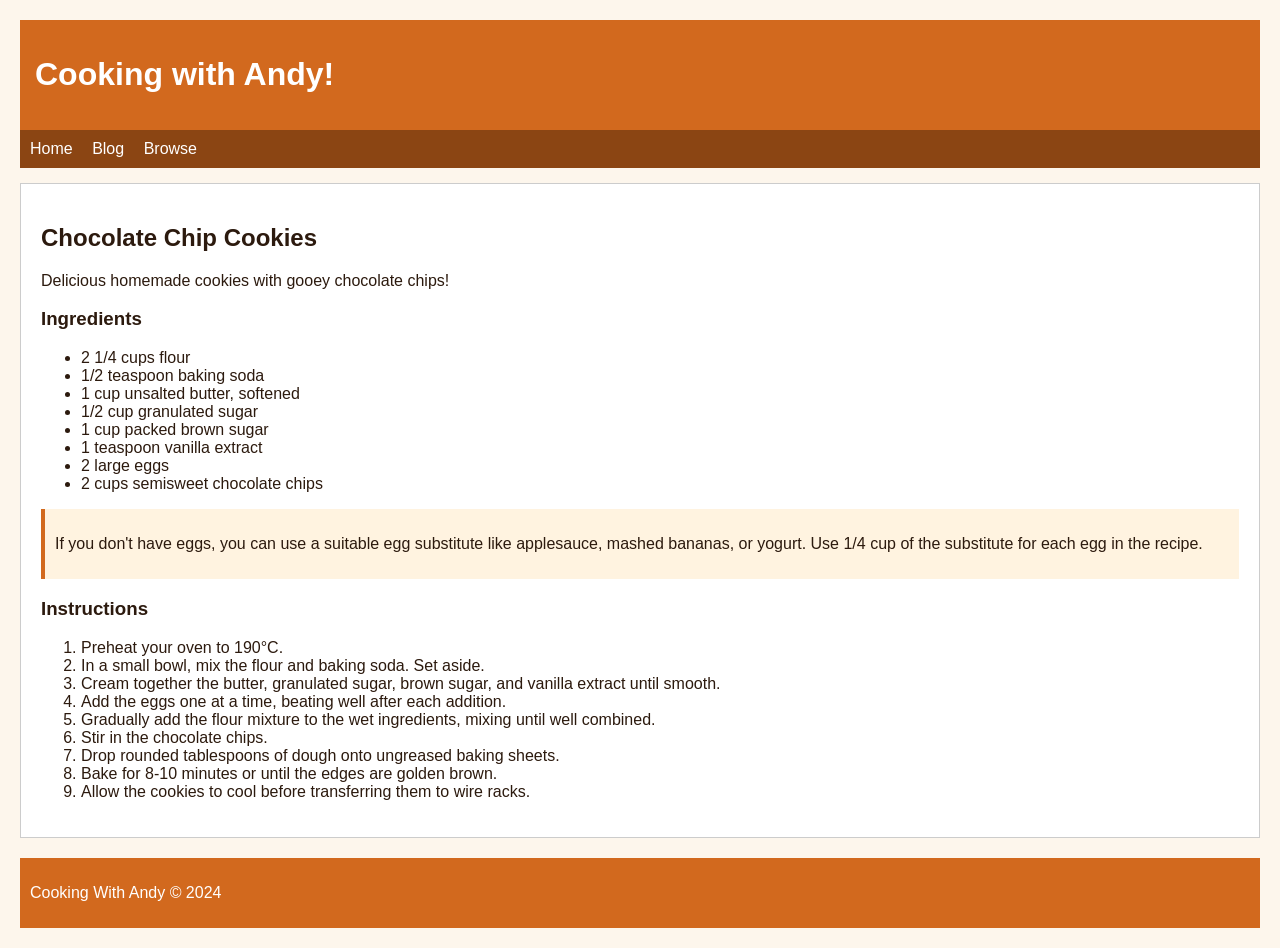
<file: Exercise 1/index.html>
<!DOCTYPE html>
<html lang="en">

<head>
  <!-- Sets the character encoding and page title -->
  <meta charset="UTF-8" />
  <title>Cooking with Andy!</title>

  <style>
    /* Page background and font */
    body {
      background-color: #fdf6ec;
      font-family: Arial, sans-serif;
      margin: 20px;
      color: #2c1a0e;
    }

    /* Header area at the top */
    header {
      background-color: #d2691e;
      padding: 15px;
      color: white;
    }

    /* Navigation bar */
    nav {
      background-color: #8b4513;
      padding: 10px;
    }

    /* Nav links */
    nav a {
      color: white;
      margin-right: 15px;
      text-decoration: none;
    }

    /* Main content area */
    main {
      background-color: white;
      padding: 20px;
      margin-top: 15px;
      border: 1px solid #ccc;
    }

    /* Tip box */
    aside {
      background-color: #fff3e0;
      border-left: 4px solid #d2691e;
      padding: 10px;
      margin: 15px 0;
    }

    /* Footer at the bottom */
    footer {
      background-color: #d2691e;
      color: white;
      padding: 10px;
      margin-top: 20px;
    }
  </style>
</head>

<body>

  <!-- Site title and tagline -->
  <header>
    <h1>Cooking with Andy!</h1>
  </header>

  <!-- Navigation links -->
  <nav>
    <a href="#">Home</a>
    <a href="#">Blog</a>
    <a href="#">Browse</a>
  </nav>

  <!-- Main content of the page -->
  <main>

    <!-- The full recipe is wrapped in an article -->
    <article>

      <!-- Recipe title and description -->
      <h2>Chocolate Chip Cookies</h2>
      <p>Delicious homemade cookies with gooey chocolate chips!</p>

      <!-- Ingredients section - uses an unordered list because order doesn't matter -->
      <section>
        <h3>Ingredients</h3>
        <ul>
          <li>2 1/4 cups flour</li>
          <li>1/2 teaspoon baking soda</li>
          <li>1 cup unsalted butter, softened</li>
          <li>1/2 cup granulated sugar</li>
          <li>1 cup packed brown sugar</li>
          <li>1 teaspoon vanilla extract</li>
          <li>2 large eggs</li>
          <li>2 cups semisweet chocolate chips</li>
        </ul>
      </section>

      <!-- Aside is used for extra tips related to the recipe -->
      <aside>
        <p>If you don't have eggs, you can use a suitable egg substitute like applesauce,
        mashed bananas, or yogurt. Use 1/4 cup of the substitute for each egg in the recipe.</p>
      </aside>

      <!-- Instructions section - uses an ordered list because steps must be in order -->
      <section>
        <h3>Instructions</h3>
        <ol>
          <li>Preheat your oven to 190°C.</li>
          <li>In a small bowl, mix the flour and baking soda. Set aside.</li>
          <li>Cream together the butter, granulated sugar, brown sugar, and vanilla extract until smooth.</li>
          <li>Add the eggs one at a time, beating well after each addition.</li>
          <li>Gradually add the flour mixture to the wet ingredients, mixing until well combined.</li>
          <li>Stir in the chocolate chips.</li>
          <li>Drop rounded tablespoons of dough onto ungreased baking sheets.</li>
          <li>Bake for 8-10 minutes or until the edges are golden brown.</li>
          <li>Allow the cookies to cool before transferring them to wire racks.</li>
        </ol>
      </section>

    </article>

  </main>

  <!-- Footer with copyright -->
  <footer>
    <p>Cooking With Andy &copy; 2024</p>
  </footer>

</body>
</html>
</file>
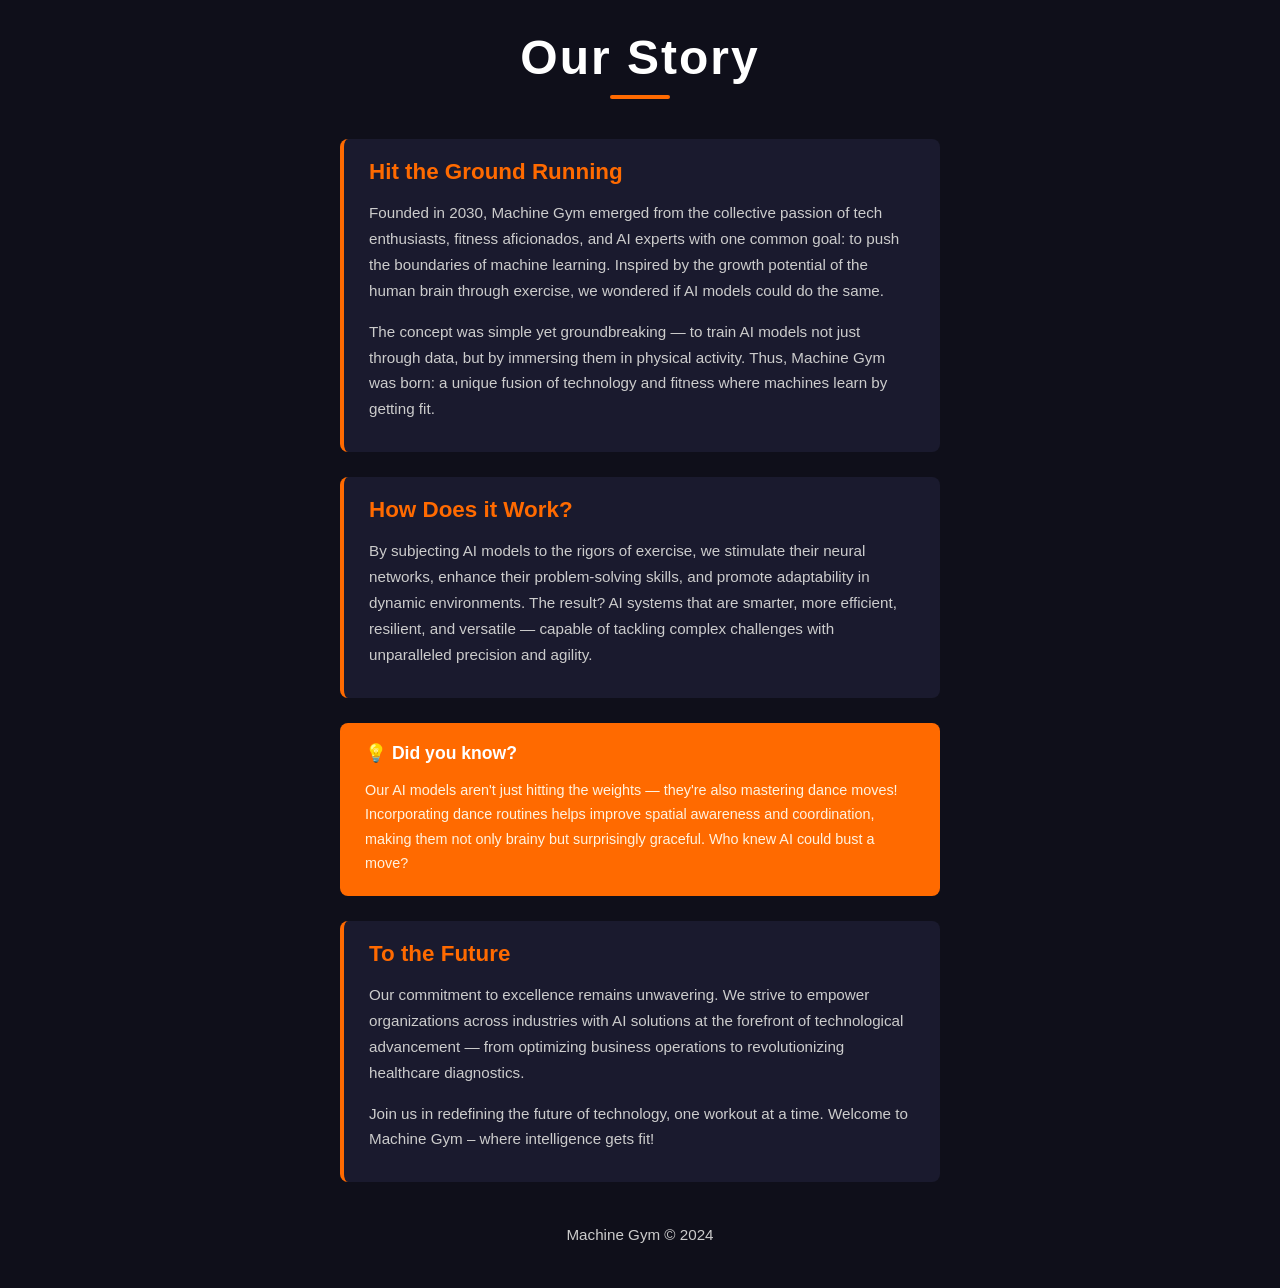
<file: Exercise 2/index.html>
<!DOCTYPE html>
<html lang="en">

<head>
  <!-- Character encoding and page title -->
  <meta charset="UTF-8" />
  <title>Machine Gym – Our Story</title>

  <!-- Link to the external CSS stylesheet -->
  <link rel="stylesheet" href="style.css" />
</head>

<body>

  <!-- Wrapper centres everything on the page -->
  <div class="wrapper">

    <!-- Page title -->
    <header>
      <h1>Our Story <span></span></h1>
    </header>

    <!-- Main content -->
    <main>

      <!-- Section 1 -->
      <section>
        <h2>Hit the Ground Running</h2>
        <p>Founded in 2030, Machine Gym emerged from the collective passion of tech enthusiasts,
          fitness aficionados, and AI experts with one common goal: to push the boundaries of
          machine learning. Inspired by the growth potential of the human brain through exercise,
          we wondered if AI models could do the same.</p>
        <p>The concept was simple yet groundbreaking — to train AI models not just through data,
          but by immersing them in physical activity. Thus, Machine Gym was born: a unique fusion
          of technology and fitness where machines learn by getting fit.</p>
      </section>

      <!-- Section 2 -->
      <section>
        <h2>How Does it Work?</h2>
        <p>By subjecting AI models to the rigors of exercise, we stimulate their neural networks,
          enhance their problem-solving skills, and promote adaptability in dynamic environments.
          The result? AI systems that are smarter, more efficient, resilient, and versatile —
          capable of tackling complex challenges with unparalleled precision and agility.</p>
      </section>

      <!-- Fun fact aside box -->
      <aside>
        <h3>💡 Did you know?</h3>
        <p>Our AI models aren't just hitting the weights — they're also mastering dance moves!
          Incorporating dance routines helps improve spatial awareness and coordination, making
          them not only brainy but surprisingly graceful. Who knew AI could bust a move?</p>
      </aside>

      <!-- Section 3 -->
      <section>
        <h2>To the Future</h2>
        <p>Our commitment to excellence remains unwavering. We strive to empower organizations
          across industries with AI solutions at the forefront of technological advancement —
          from optimizing business operations to revolutionizing healthcare diagnostics.</p>
        <p>Join us in redefining the future of technology, one workout at a time. Welcome to
          Machine Gym – where intelligence gets fit!</p>
      </section>

    </main>

    <!-- Footer -->
    <footer>
      <p>Machine Gym &copy; 2024</p>
    </footer>

  </div>

</body>
</html>
</file>
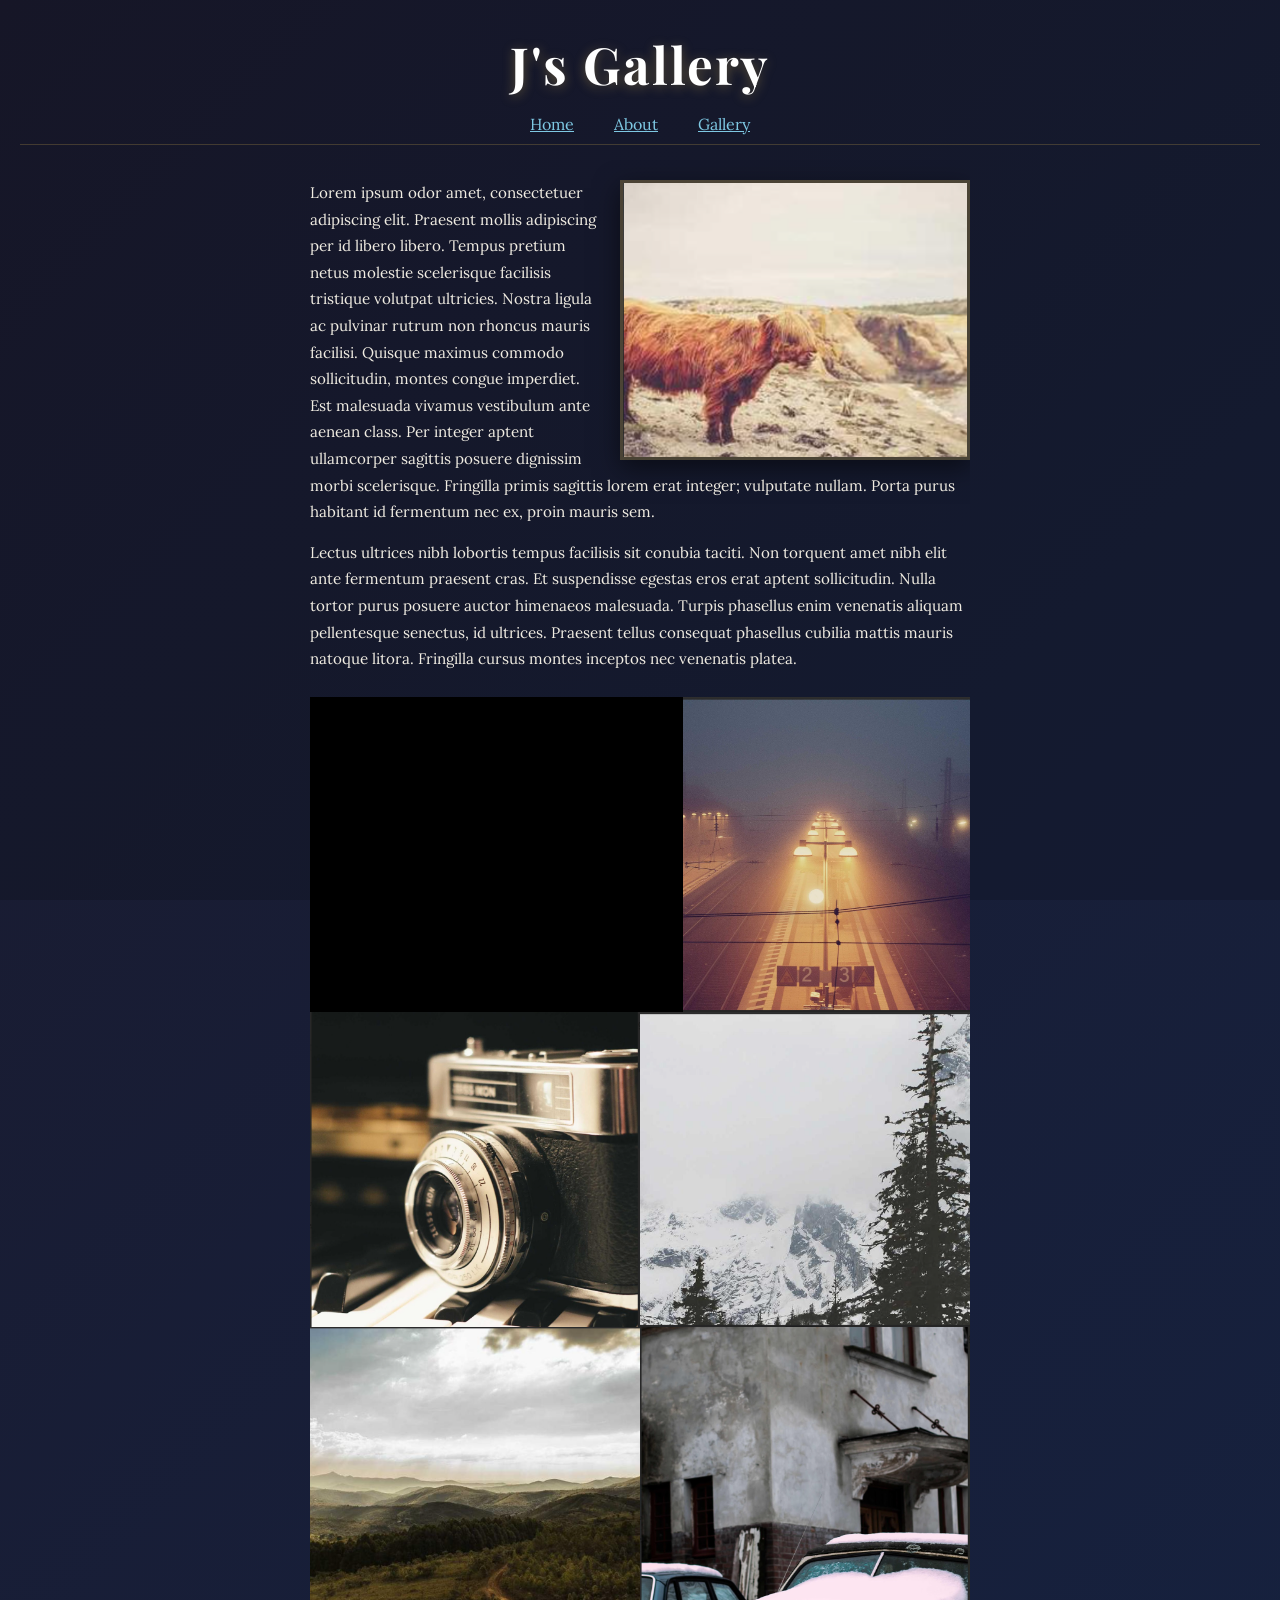
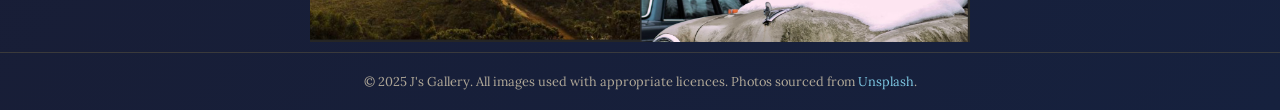
<file: Exercise 3/index.html>
<!DOCTYPE html>
<html lang="en">

<head>
  <meta charset="UTF-8" />
  <meta name="viewport" content="width=device-width, initial-scale=1.0" />
  <title>J's Gallery</title>
  <!-- Link to external stylesheet -->
  <link rel="stylesheet" href="style.css" />
</head>

<body>

  <!-- Animated background overlay for depth -->
  <div class="bg-overlay"></div>

  <!-- =====================
       HEADER & NAVIGATION
       ===================== -->
  <header>
    <h1>J's Gallery</h1>

    <!-- Main navigation links -->
    <nav>
      <a href="#">Home</a>
      <a href="#">About</a>
      <a href="#">Gallery</a>
    </nav>
  </header>

  <!-- =====================
       MAIN CONTENT AREA
       ===================== -->
  <main>

    <!-- ----------------------
         INTRO SECTION
         Text + floated cow image
         ---------------------- -->
    <section class="intro">

      <!-- Cow image floated to the right using float -->
      <img
        class="cow-img"
        src="Cow.png"
        alt="A highland cow standing on a rocky beach by the sea"
        width="350"
        height="280"
      />

      <!-- Intro paragraphs (exact content from sample) -->
      <p>
        Lorem ipsum odor amet, consectetuer adipiscing elit.
        Praesent mollis adipiscing per id libero libero. Tempus
        pretium netus molestie scelerisque facilisis tristique
        volutpat ultricies. Nostra ligula ac pulvinar rutrum non
        rhoncus mauris facilisi. Quisque maximus commodo
        sollicitudin, montes congue imperdiet. Est malesuada
        vivamus vestibulum ante aenean class. Per integer
        aptent ullamcorper sagittis posuere dignissim morbi
        scelerisque. Fringilla primis sagittis lorem erat integer;
        vulputate nullam. Porta purus habitant id fermentum
        nec ex, proin mauris sem.
      </p>

      <p>
        Lectus ultrices nibh lobortis tempus facilisis sit
        conubia taciti. Non torquent amet nibh elit ante
        fermentum praesent cras. Et suspendisse egestas eros
        erat aptent sollicitudin. Nulla tortor purus posuere
        auctor himenaeos malesuada. Turpis phasellus enim
        venenatis aliquam pellentesque senectus, id ultrices. Praesent tellus consequat phasellus cubilia mattis
        mauris natoque litora. Fringilla cursus montes inceptos nec venenatis platea.
      </p>

    </section>

    <!-- ----------------------
         GALLERY SECTION
         Video + photos in a grid
         ---------------------- -->
    <section class="gallery">

      <!-- Row 1: Video (left) + foggy road photo (right) -->
      <div class="gallery-row">

        <!-- Embedded YouTube video -->
        <div class="gallery-video">
          <iframe
            src="https://www.youtube.com/embed/C4vEUXpnoPk"
            title="Gallery video"
            allowfullscreen
          ></iframe>
        </div>

        <!-- Foggy road photo -->
        <div class="gallery-item">
          <img
            src="Foggy_Road.png"
            alt="Foggy train station illuminated by warm street lights at night"
            width="300"
            height="315"
          />
        </div>

      </div>

      <!-- Row 2: Vintage camera (left) + snowy mountains (right) -->
      <div class="gallery-row">

        <div class="gallery-item">
          <img
            src="Vintage_Camera.png"
            alt="Close-up of a vintage Zeiss Ikon film camera on piano keys"
            width="300"
            height="315"
          />
        </div>

        <div class="gallery-item">
          <img
            src="Snowy_Mountains.png"
            alt="Snow-covered mountains with pine trees in cloudy mist"
            width="300"
            height="315"
          />
        </div>

      </div>

      <!-- Row 3: Landscape (left) + old building with car (right) -->
      <div class="gallery-row">

        <div class="gallery-item">
          <img
            src="Landscape.png"
            alt="Aerial view of rolling green hills and mountains at golden hour"
            width="300"
            height="315"
          />
        </div>

        <div class="gallery-item">
          <img
            src="Building.png"
            alt="Old snow-covered vintage car parked in front of a weathered building"
            width="300"
            height="315"
          />
        </div>

      </div>

    </section>

  </main>

  <!-- =====================
       FOOTER
       ===================== -->
  <footer>
    <p>
      &copy; 2025 J's Gallery. All images used with appropriate licences.
      Photos sourced from
      <a href="https://unsplash.com" target="_blank">Unsplash</a>.
    </p>
  </footer>

</body>
</html>
</file>
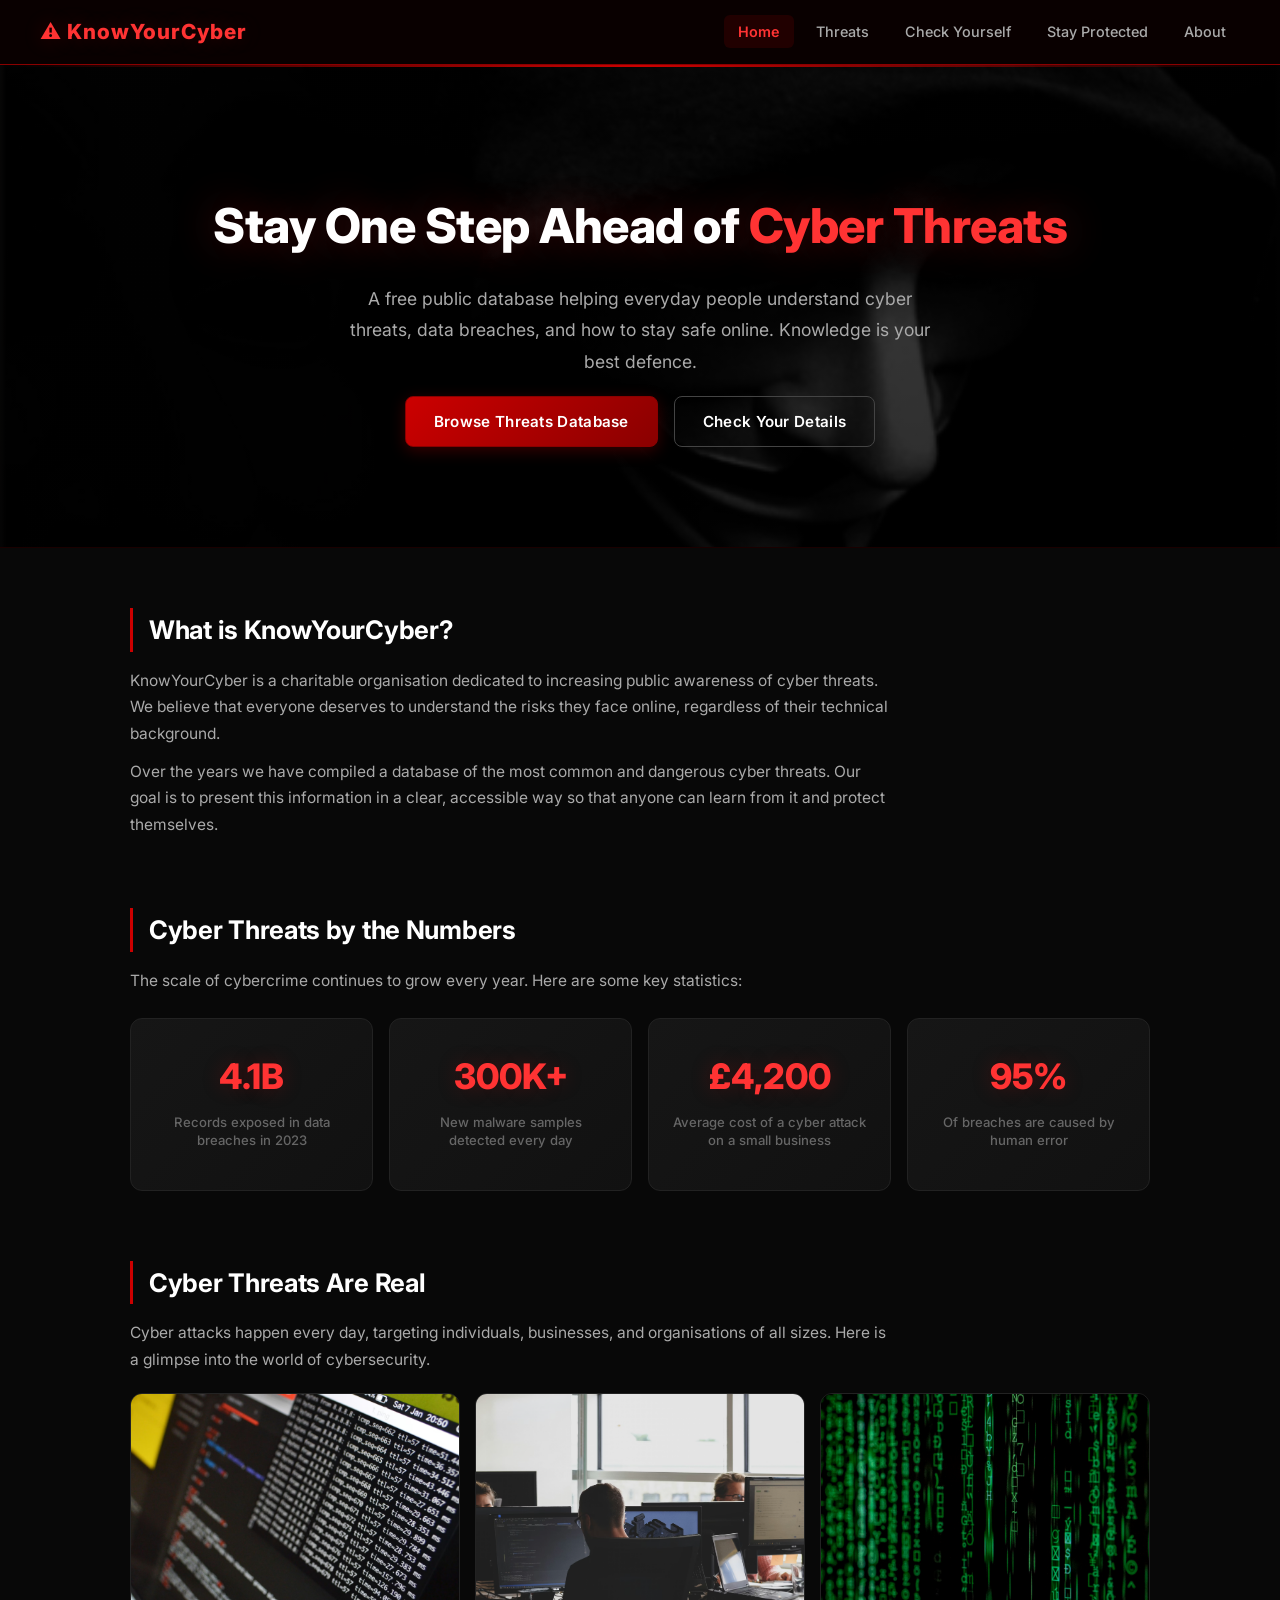
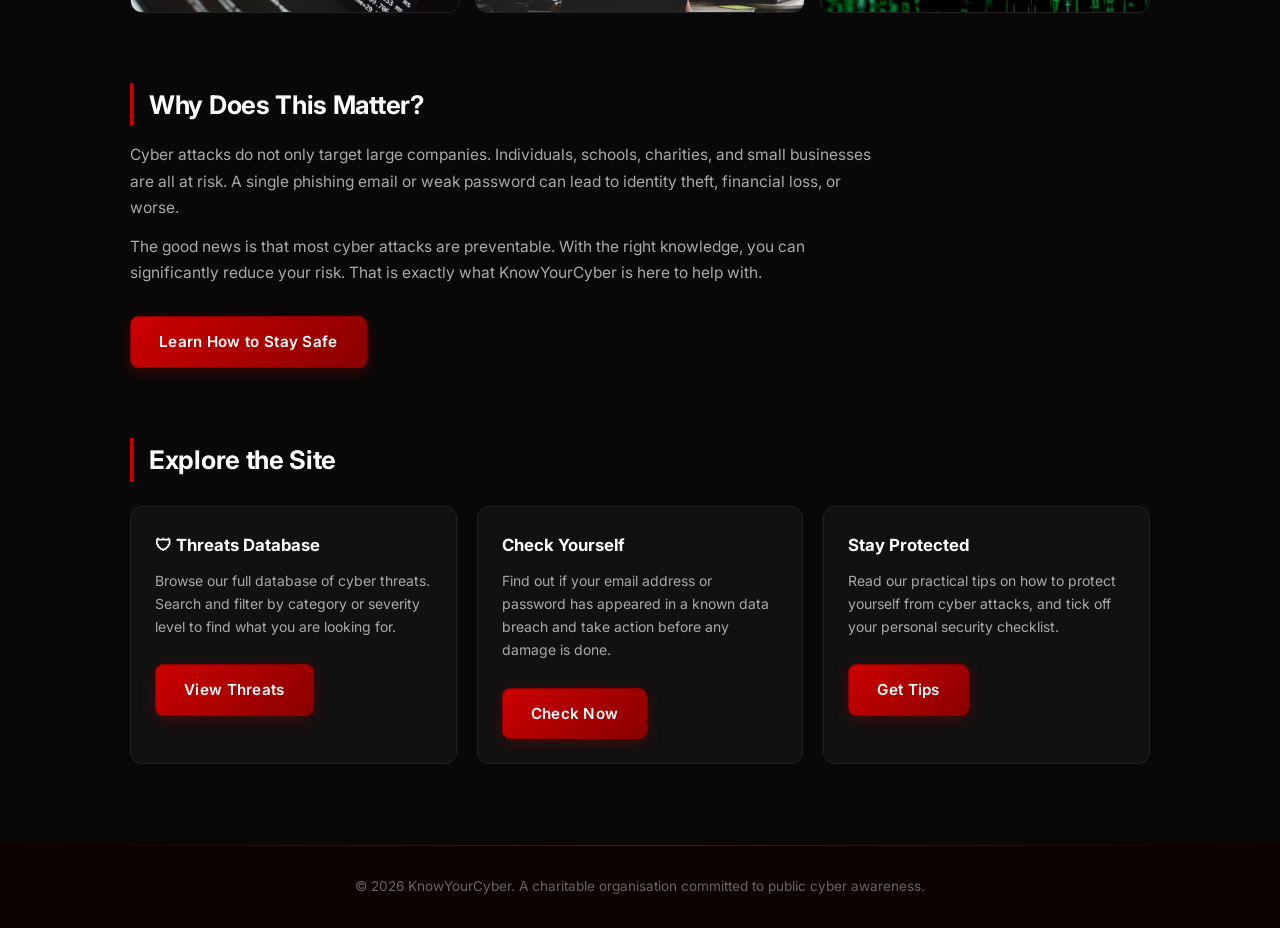
<file: Knowyourcyber/index.html>
<!DOCTYPE html>

<!-- 
  AI Assistance: This code was developed with the help of Claude AI (Anthropic).
  Prompt used: "Help me build a cybersecurity awareness website for a university 
  web development assignment based on the KnowYourCyber client brief."
  Source: Claude AI by Anthropic (claude.ai)
-->

<html lang="en">

<head>
  <!-- Character encoding and responsive viewport -->
  <meta charset="UTF-8" />
  <meta name="viewport" content="width=device-width, initial-scale=1.0" />
  <title>KnowYourCyber - Home</title>

  <!-- Link to our shared stylesheet -->
  <link rel="stylesheet" href="css/style.css" />
</head>

<body>

  <!-- =========================================
       Navigation Bar
       ========================================= -->
  <nav>
    <!-- Logo on the left -->
    <span class="nav-logo">⚠ KnowYourCyber</span>

    <!-- Navigation links on the right -->
    <ul class="nav-links">
      <li><a href="index.html" class="active">Home</a></li>
      <li><a href="threats.html">Threats</a></li>
      <li><a href="check.html">Check Yourself</a></li>
      <li><a href="protect.html">Stay Protected</a></li>
      <li><a href="about.html">About</a></li>
    </ul>
  </nav>

  <!-- =========================================
       Hero / Page Header
       ========================================= -->
  <header class="page-header">
    <h1>Stay One Step Ahead of <span>Cyber Threats</span></h1>
    <p>
      A free public database helping everyday people understand
      cyber threats, data breaches, and how to stay safe online.
      Knowledge is your best defence.
    </p>
    <!-- Buttons linking to key pages -->
    <a href="threats.html" class="btn">Browse Threats Database</a>
    <a href="check.html" class="btn" style="margin-left:12px; background:transparent; border:1px solid #444; box-shadow:none;">Check Your Details</a>
  </header>

  <!-- =========================================
       Main Content
       ========================================= -->
  <main class="container">

    <!-- About Section -->
    <section class="section">
      <h2>What is KnowYourCyber?</h2>
      <p>
        KnowYourCyber is a charitable organisation dedicated to increasing
        public awareness of cyber threats. We believe that everyone deserves
        to understand the risks they face online, regardless of their
        technical background.
      </p>
      <p>
        Over the years we have compiled a database of the most common and
        dangerous cyber threats. Our goal is to present this information in
        a clear, accessible way so that anyone can learn from it and protect
        themselves.
      </p>
    </section>

    <!-- Statistics Section -->
    <section class="section">
      <h2>Cyber Threats by the Numbers</h2>
      <p>The scale of cybercrime continues to grow every year. Here are some key statistics:</p>

      <!-- Row of statistic boxes -->
      <div class="stats-row">

        <div class="stat-box">
          <h3>4.1B</h3>
          <p>Records exposed in data breaches in 2023</p>
        </div>

        <div class="stat-box">
          <h3>300K+</h3>
          <p>New malware samples detected every day</p>
        </div>

        <div class="stat-box">
          <h3>£4,200</h3>
          <p>Average cost of a cyber attack on a small business</p>
        </div>

        <div class="stat-box">
          <h3>95%</h3>
          <p>Of breaches are caused by human error</p>
        </div>

      </div>
    </section>

    <!-- Images Section -->
    <section class="section">
      <h2>Cyber Threats Are Real</h2>
      <p>
        Cyber attacks happen every day, targeting individuals, businesses,
        and organisations of all sizes. Here is a glimpse into the world
        of cybersecurity.
      </p>

      <!-- Row of three cybersecurity images -->
      <div style="display:flex; gap:15px; margin-top:20px; flex-wrap:wrap;">

        <!-- Image 1 -->
        <img
          src="images web/cyber_1.png"
          alt="Cybersecurity concept image 1"
          style="flex:1; min-width:200px; max-width:100%; height:220px; object-fit:cover; border-radius:12px; border:1px solid #222222;"
        />

        <!-- Image 2 -->
        <img
          src="images web/cyber_2.png"
          alt="Cybersecurity concept image 2"
          style="flex:1; min-width:200px; max-width:100%; height:220px; object-fit:cover; border-radius:12px; border:1px solid #222222;"
        />

        <!-- Image 3 -->
        <img
          src="images web/cyber_3.png"
          alt="Cybersecurity concept image 3"
          style="flex:1; min-width:200px; max-width:100%; height:220px; object-fit:cover; border-radius:12px; border:1px solid #222222;"
        />

      </div>
    </section>

    <!-- Why It Matters Section -->
    <section class="section">
      <h2>Why Does This Matter?</h2>
      <p>
        Cyber attacks do not only target large companies. Individuals,
        schools, charities, and small businesses are all at risk. A single
        phishing email or weak password can lead to identity theft, financial
        loss, or worse.
      </p>
      <p>
        The good news is that most cyber attacks are preventable. With the
        right knowledge, you can significantly reduce your risk. That is
        exactly what KnowYourCyber is here to help with.
      </p>
      <a href="protect.html" class="btn">Learn How to Stay Safe</a>
    </section>

    <!-- Quick Links Section -->
    <section class="section">
      <h2>Explore the Site</h2>

      <!-- Cards linking to other pages -->
      <div class="card-grid">

        <div class="card">
          <h3>🛡 Threats Database</h3>
          <p>
            Browse our full database of cyber threats. Search and filter
            by category or severity level to find what you are looking for.
          </p>
          <a href="threats.html" class="btn">View Threats</a>
        </div>

        <div class="card">
          <h3>Check Yourself</h3>
          <p>
            Find out if your email address or password has appeared in a
            known data breach and take action before any damage is done.
          </p>
          <a href="check.html" class="btn">Check Now</a>
        </div>

        <div class="card">
          <h3>Stay Protected</h3>
          <p>
            Read our practical tips on how to protect yourself from cyber
            attacks, and tick off your personal security checklist.
          </p>
          <a href="protect.html" class="btn">Get Tips</a>
        </div>

      </div>
    </section>

  </main>

  <!-- =========================================
       Footer
       ========================================= -->
  <footer>
    <p>&copy; 2024 KnowYourCyber. A charitable organisation committed to public cyber awareness.</p>
  </footer>

  <!-- Link to global JavaScript file -->
  <script src="js/main.js"></script>

</body>
</html>
</file>
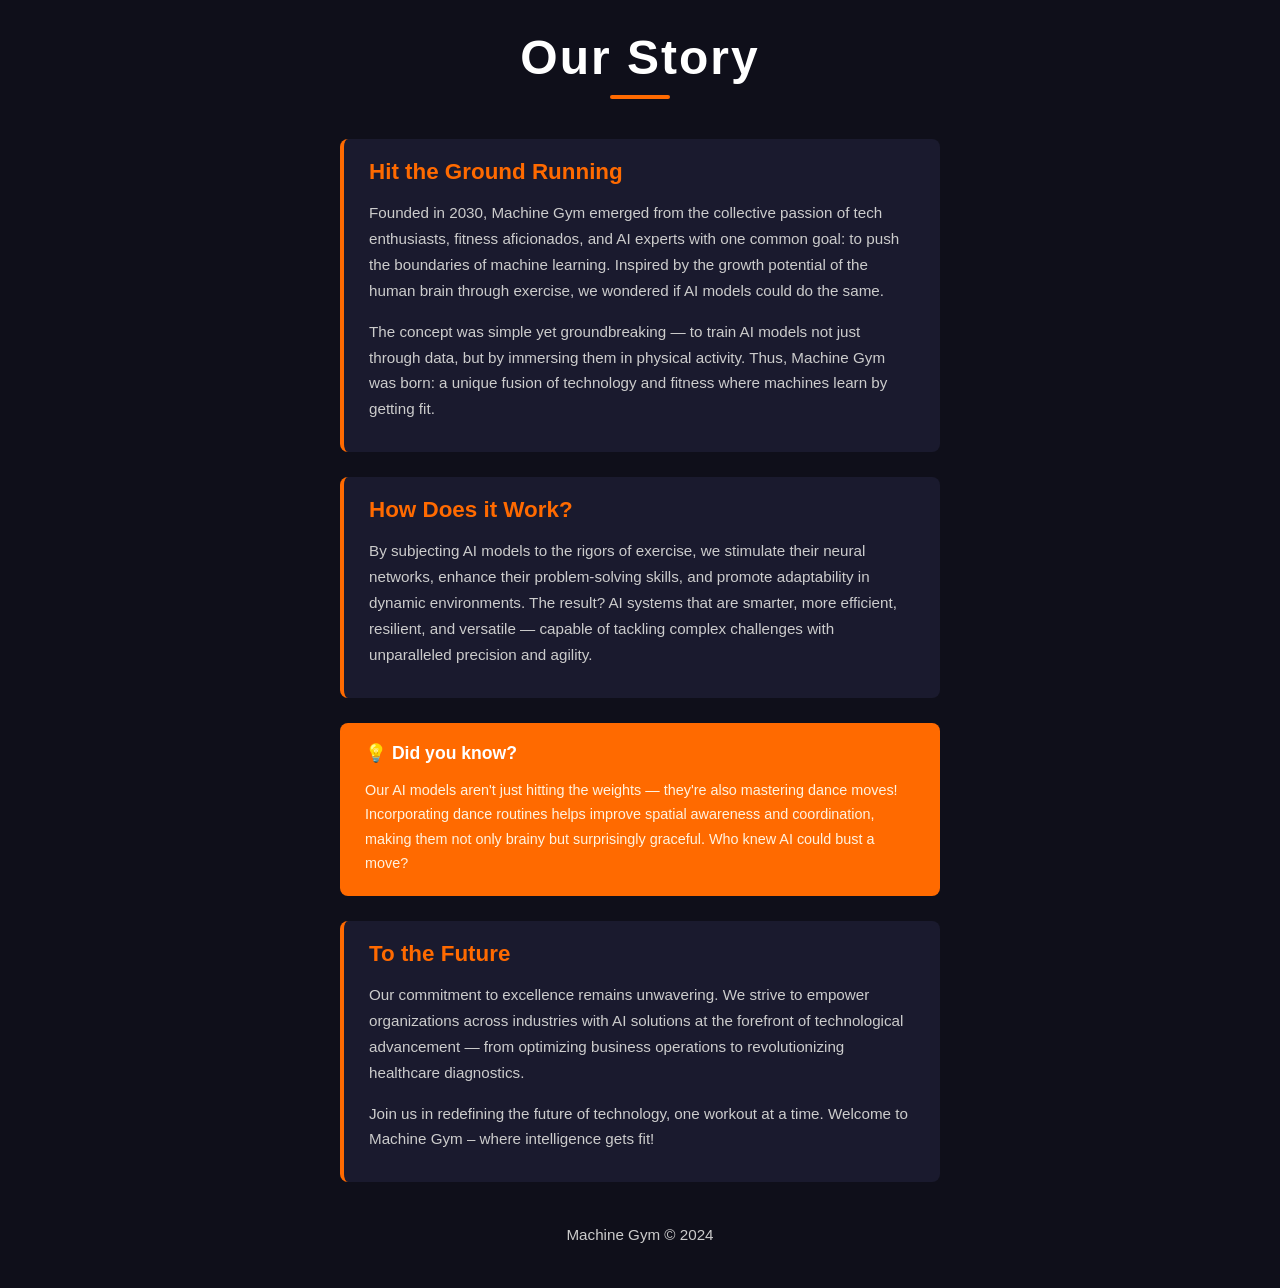
<file: Exercise 2/Final Touch.html>
<!DOCTYPE html>
<html lang="en">

<head>
  <!-- Character encoding and page title -->
  <meta charset="UTF-8" />
  <title>Machine Gym – Our Story</title>

  <style>
    /* --- BODY: dark navy background for the whole page --- */
    body {
      background-color: #0f0f1a;
      font-family: Arial, sans-serif;
      margin: 0;
      padding: 30px 20px;
      color: #e0e0e0;
    }

    /* --- WRAPPER: centres and limits the content width --- */
    .wrapper {
      max-width: 600px;
      margin: 0 auto;
    }

    /* --- HEADER: big bold title at the top --- */
    header {
      text-align: center;
      margin-bottom: 40px;
    }

    /* --- H1: main page title --- */
    h1 {
      font-size: 3rem;
      color: #ffffff;
      letter-spacing: 2px;
      margin: 0;
    }

    /* Small orange underline accent below the title */
    h1 span {
      display: block;
      width: 60px;
      height: 4px;
      background-color: #ff6a00;
      margin: 10px auto 0;
      border-radius: 2px;
    }

    /* --- SECTION: each content block --- */
    section {
      background-color: #1a1a2e;
      border-left: 4px solid #ff6a00;
      border-radius: 8px;
      padding: 20px 25px;
      margin-bottom: 25px;
    }

    /* --- H2: section headings --- */
    h2 {
      font-size: 1.4rem;
      color: #ff6a00;
      margin-top: 0;
      margin-bottom: 10px;
    }

    /* --- P: paragraph text --- */
    p {
      font-size: 0.95rem;
      line-height: 1.7;
      margin-bottom: 10px;
      color: #cccccc;
    }

    /* --- ASIDE: fun fact highlight box --- */
    aside {
      background-color: #ff6a00;
      border-radius: 8px;
      padding: 20px 25px;
      margin-bottom: 25px;
    }

    /* --- H3: aside box heading --- */
    aside h3 {
      font-size: 1.1rem;
      color: #ffffff;
      margin-top: 0;
      margin-bottom: 8px;
    }

    /* --- Paragraph inside aside --- */
    aside p {
      color: #fff3e0;
      font-size: 0.9rem;
      margin-bottom: 0;
    }

    /* --- FOOTER: bottom of the page --- */
    footer {
      text-align: center;
      margin-top: 40px;
      font-size: 0.85rem;
      color: #555577;
    }
  </style>
</head>

<body>

  <!-- Wrapper centres everything on the page -->
  <div class="wrapper">

    <!-- Page title -->
    <header>
      <h1>Our Story <span></span></h1>
    </header>

    <!-- Main content -->
    <main>

      <!-- Section 1 -->
      <section>
        <h2>Hit the Ground Running</h2>
        <p>Founded in 2030, Machine Gym emerged from the collective passion of tech enthusiasts,
          fitness aficionados, and AI experts with one common goal: to push the boundaries of
          machine learning. Inspired by the growth potential of the human brain through exercise,
          we wondered if AI models could do the same.</p>
        <p>The concept was simple yet groundbreaking — to train AI models not just through data,
          but by immersing them in physical activity. Thus, Machine Gym was born: a unique fusion
          of technology and fitness where machines learn by getting fit.</p>
      </section>

      <!-- Section 2 -->
      <section>
        <h2>How Does it Work?</h2>
        <p>By subjecting AI models to the rigors of exercise, we stimulate their neural networks,
          enhance their problem-solving skills, and promote adaptability in dynamic environments.
          The result? AI systems that are smarter, more efficient, resilient, and versatile —
          capable of tackling complex challenges with unparalleled precision and agility.</p>
      </section>

      <!-- Fun fact aside box -->
      <aside>
        <h3>💡 Did you know?</h3>
        <p>Our AI models aren't just hitting the weights — they're also mastering dance moves!
          Incorporating dance routines helps improve spatial awareness and coordination, making
          them not only brainy but surprisingly graceful. Who knew AI could bust a move?</p>
      </aside>

      <!-- Section 3 -->
      <section>
        <h2>To the Future</h2>
        <p>Our commitment to excellence remains unwavering. We strive to empower organizations
          across industries with AI solutions at the forefront of technological advancement —
          from optimizing business operations to revolutionizing healthcare diagnostics.</p>
        <p>Join us in redefining the future of technology, one workout at a time. Welcome to
          Machine Gym – where intelligence gets fit!</p>
      </section>

    </main>

    <!-- Footer -->
    <footer>
      <p>Machine Gym &copy; 2024</p>
    </footer>

  </div>

</body>
</html>
</file>
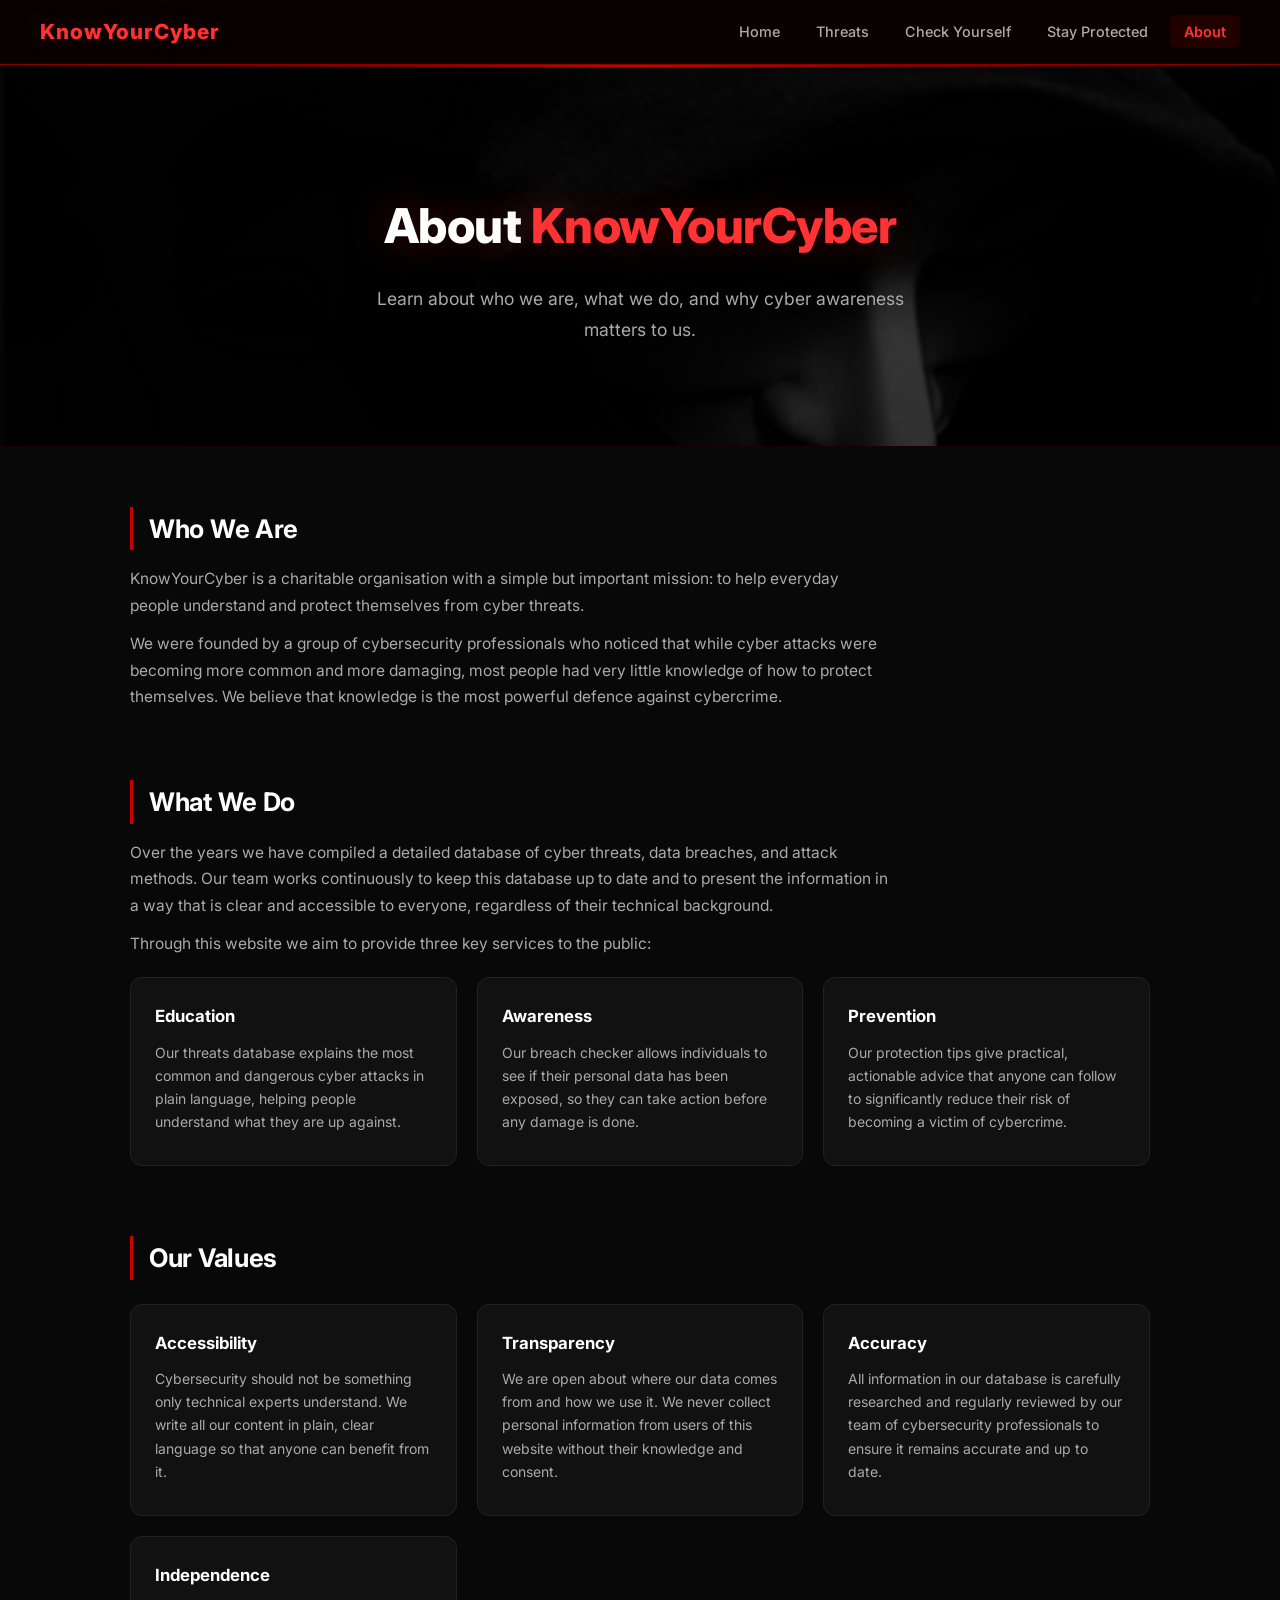
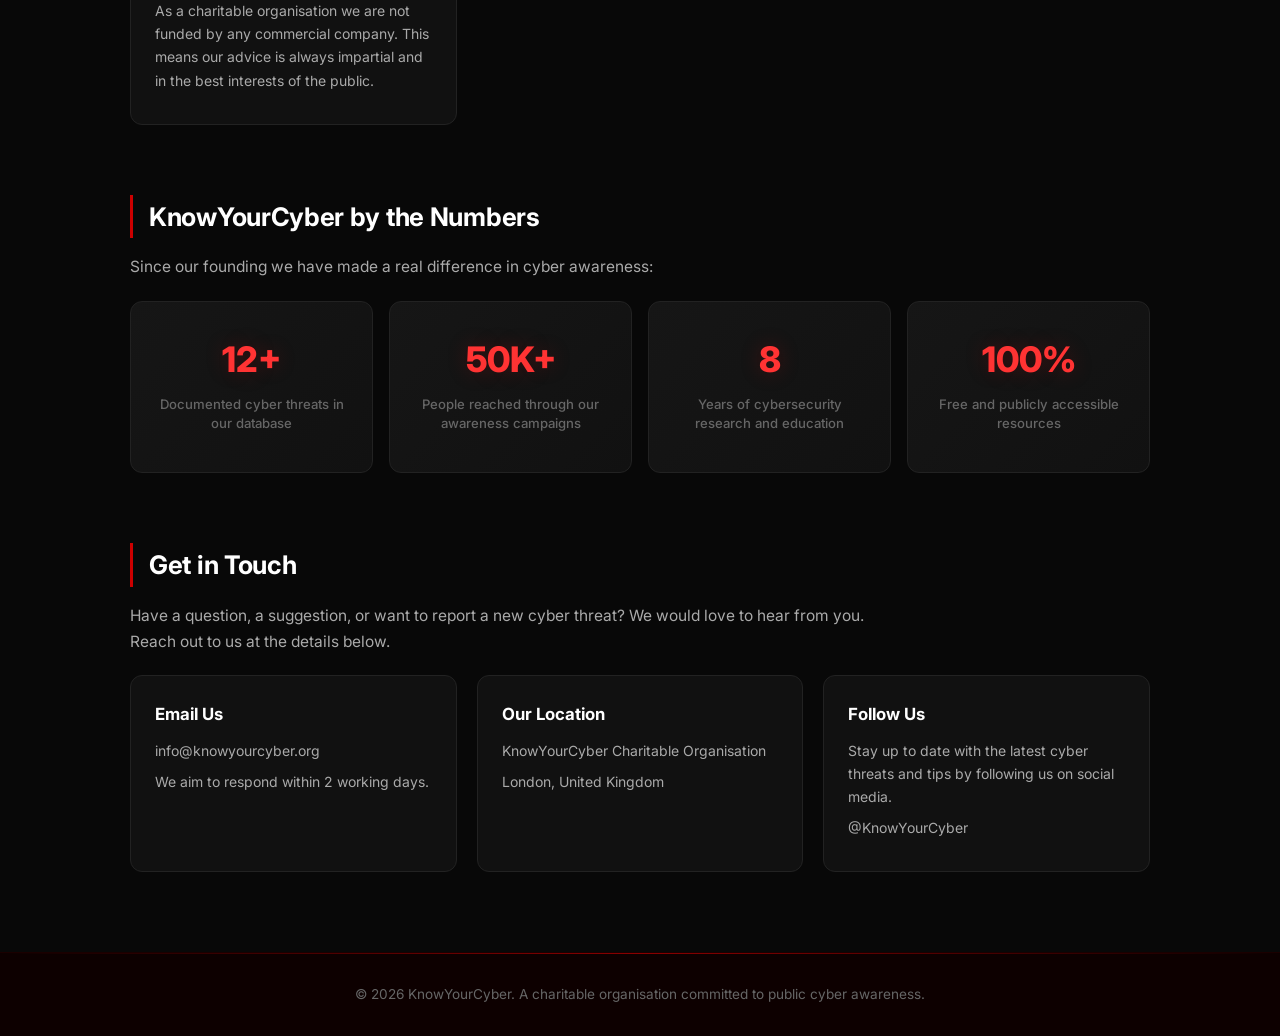
<file: Knowyourcyber/about.html>
<!DOCTYPE html>

<!-- 
  AI Assistance: This code was developed with the help of Claude AI (Anthropic).
  Prompt used: "Help me build a cybersecurity awareness website for a university 
  web development assignment based on the KnowYourCyber client brief."
  Source: Claude AI by Anthropic (claude.ai)
-->

<html lang="en">

<head>
  <!-- Character encoding and responsive viewport -->
  <meta charset="UTF-8" />
  <meta name="viewport" content="width=device-width, initial-scale=1.0" />
  <title>KnowYourCyber - About</title>

  <!-- Link to our shared stylesheet -->
  <link rel="stylesheet" href="css/style.css" />
</head>

<body>

  <!-- =========================================
       Navigation Bar
       ========================================= -->
  <nav>
    <!-- Logo on the left -->
    <span class="nav-logo">KnowYourCyber</span>

    <!-- Navigation links on the right -->
    <ul class="nav-links">
      <li><a href="index.html">Home</a></li>
      <li><a href="threats.html">Threats</a></li>
      <li><a href="check.html">Check Yourself</a></li>
      <li><a href="protect.html">Stay Protected</a></li>
      <li><a href="about.html" class="active">About</a></li>
    </ul>
  </nav>

  <!-- =========================================
       Page Header
       ========================================= -->
  <header class="page-header">
    <h1>About <span>KnowYourCyber</span></h1>
    <p>
      Learn about who we are, what we do, and why
      cyber awareness matters to us.
    </p>
  </header>

  <!-- =========================================
       Main Content
       ========================================= -->
  <main class="container">

    <!-- Who We Are Section -->
    <section class="section">
      <h2>Who We Are</h2>
      <p>
        KnowYourCyber is a charitable organisation with a simple but
        important mission: to help everyday people understand and protect
        themselves from cyber threats.
      </p>
      <p>
        We were founded by a group of cybersecurity professionals who
        noticed that while cyber attacks were becoming more common and
        more damaging, most people had very little knowledge of how to
        protect themselves. We believe that knowledge is the most
        powerful defence against cybercrime.
      </p>
    </section>

    <!-- What We Do Section -->
    <section class="section">
      <h2>What We Do</h2>
      <p>
        Over the years we have compiled a detailed database of cyber
        threats, data breaches, and attack methods. Our team works
        continuously to keep this database up to date and to present
        the information in a way that is clear and accessible to
        everyone, regardless of their technical background.
      </p>
      <p>
        Through this website we aim to provide three key services
        to the public:
      </p>

      <!-- Cards summarising the three services -->
      <div class="card-grid" style="margin-top:20px;">

        <div class="card">
          <h3>Education</h3>
          <p>
            Our threats database explains the most common and dangerous
            cyber attacks in plain language, helping people understand
            what they are up against.
          </p>
        </div>

        <div class="card">
          <h3>Awareness</h3>
          <p>
            Our breach checker allows individuals to see if their personal
            data has been exposed, so they can take action before
            any damage is done.
          </p>
        </div>

        <div class="card">
          <h3>Prevention</h3>
          <p>
            Our protection tips give practical, actionable advice that
            anyone can follow to significantly reduce their risk of
            becoming a victim of cybercrime.
          </p>
        </div>

      </div>
    </section>

    <!-- Our Values Section -->
    <section class="section">
      <h2>Our Values</h2>

      <div class="card-grid">

        <div class="card">
          <h3>Accessibility</h3>
          <p>
            Cybersecurity should not be something only technical experts
            understand. We write all our content in plain, clear language
            so that anyone can benefit from it.
          </p>
        </div>

        <div class="card">
          <h3>Transparency</h3>
          <p>
            We are open about where our data comes from and how we use it.
            We never collect personal information from users of this website
            without their knowledge and consent.
          </p>
        </div>

        <div class="card">
          <h3>Accuracy</h3>
          <p>
            All information in our database is carefully researched and
            regularly reviewed by our team of cybersecurity professionals
            to ensure it remains accurate and up to date.
          </p>
        </div>

        <div class="card">
          <h3>Independence</h3>
          <p>
            As a charitable organisation we are not funded by any commercial
            company. This means our advice is always impartial and in the
            best interests of the public.
          </p>
        </div>

      </div>
    </section>

    <!-- Stats Section -->
    <section class="section">
      <h2>KnowYourCyber by the Numbers</h2>
      <p>Since our founding we have made a real difference in cyber awareness:</p>

      <div class="stats-row" style="margin-top:20px;">

        <div class="stat-box">
          <h3>12+</h3>
          <p>Documented cyber threats in our database</p>
        </div>

        <div class="stat-box">
          <h3>50K+</h3>
          <p>People reached through our awareness campaigns</p>
        </div>

        <div class="stat-box">
          <h3>8</h3>
          <p>Years of cybersecurity research and education</p>
        </div>

        <div class="stat-box">
          <h3>100%</h3>
          <p>Free and publicly accessible resources</p>
        </div>

      </div>
    </section>

    <!-- Contact Section -->
    <section class="section">
      <h2>Get in Touch</h2>
      <p>
        Have a question, a suggestion, or want to report a new cyber threat?
        We would love to hear from you. Reach out to us at the details below.
      </p>

      <!-- Contact details cards -->
      <div class="card-grid" style="margin-top:20px;">

        <div class="card">
          <h3>Email Us</h3>
          <p>info@knowyourcyber.org</p>
          <p>We aim to respond within 2 working days.</p>
        </div>

        <div class="card">
          <h3>Our Location</h3>
          <p>KnowYourCyber Charitable Organisation</p>
          <p>London, United Kingdom</p>
        </div>

        <div class="card">
          <h3>Follow Us</h3>
          <p>
            Stay up to date with the latest cyber threats and tips by
            following us on social media.
          </p>
          <p>@KnowYourCyber</p>
        </div>

      </div>
    </section>

  </main>

  <!-- =========================================
       Footer
       ========================================= -->
  <footer>
    <p>&copy; 2024 KnowYourCyber. A charitable organisation committed to public cyber awareness.</p>
  </footer>

  <!-- Link to global JavaScript file -->
  <script src="js/main.js"></script>

</body>
</html>
</file>
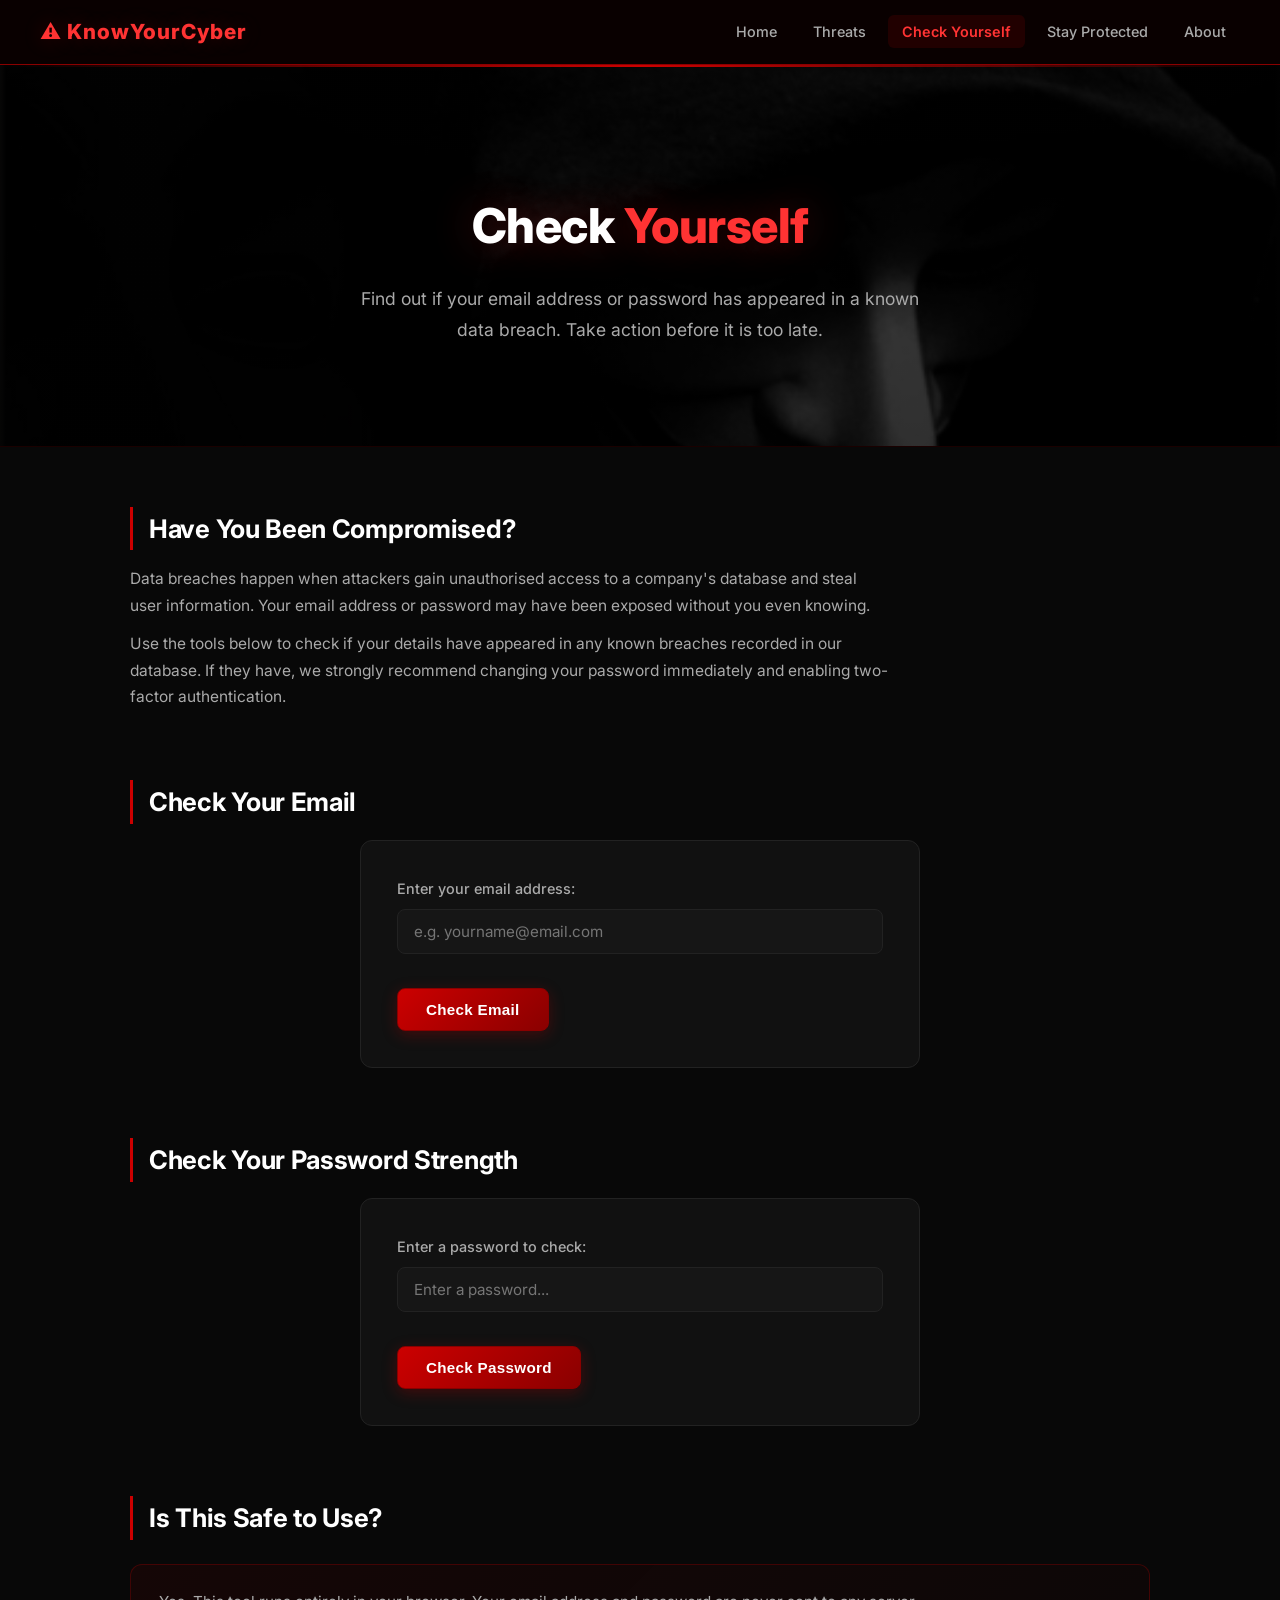
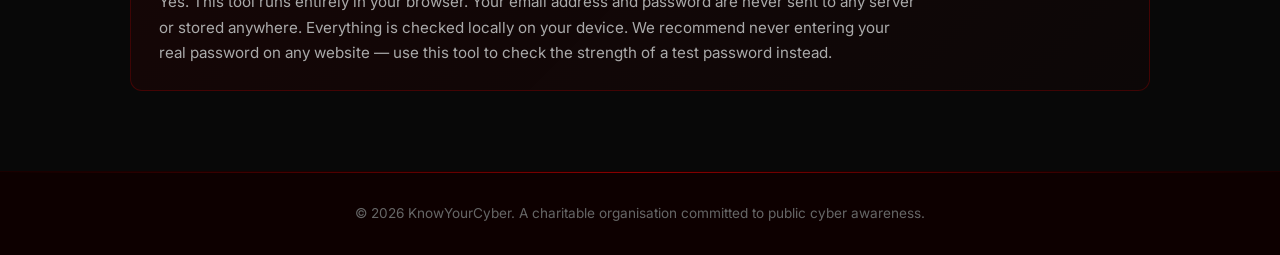
<file: Knowyourcyber/check.html>
<!DOCTYPE html>

<!-- 
  AI Assistance: This code was developed with the help of Claude AI (Anthropic).
  Prompt used: "Help me build a cybersecurity awareness website for a university 
  web development assignment based on the KnowYourCyber client brief."
  Source: Claude AI by Anthropic (claude.ai)
-->

<html lang="en">

<head>
  <!-- Character encoding and responsive viewport -->
  <meta charset="UTF-8" />
  <meta name="viewport" content="width=device-width, initial-scale=1.0" />
  <title>KnowYourCyber - Check Yourself</title>

  <!-- Link to our shared stylesheet -->
  <link rel="stylesheet" href="css/style.css" />
</head>

<body>

  <!-- =========================================
       Navigation Bar
       ========================================= -->
  <nav>
    <!-- Logo on the left -->
    <span class="nav-logo">⚠ KnowYourCyber</span>

    <!-- Navigation links on the right -->
    <ul class="nav-links">
      <li><a href="index.html">Home</a></li>
      <li><a href="threats.html">Threats</a></li>
      <li><a href="check.html" class="active">Check Yourself</a></li>
      <li><a href="protect.html">Stay Protected</a></li>
      <li><a href="about.html">About</a></li>
    </ul>
  </nav>

  <!-- =========================================
       Page Header
       ========================================= -->
  <header class="page-header">
    <h1>Check <span>Yourself</span></h1>
    <p>
      Find out if your email address or password has appeared
      in a known data breach. Take action before it is too late.
    </p>
  </header>

  <!-- =========================================
       Main Content
       ========================================= -->
  <main class="container">

    <!-- Explanation Section -->
    <section class="section">
      <h2>Have You Been Compromised?</h2>
      <p>
        Data breaches happen when attackers gain unauthorised access to a
        company's database and steal user information. Your email address
        or password may have been exposed without you even knowing.
      </p>
      <p>
        Use the tools below to check if your details have appeared in any
        known breaches recorded in our database. If they have, we strongly
        recommend changing your password immediately and enabling
        two-factor authentication.
      </p>
    </section>

    <!-- =========================================
         Email Checker
         ========================================= -->
    <section class="section">
      <h2>Check Your Email</h2>

      <div class="check-box">
        <!-- Label and input for email address -->
        <label for="emailInput">Enter your email address:</label>
        <input
          type="email"
          id="emailInput"
          placeholder="e.g. yourname@email.com"
        />

        <!-- Button triggers the email check -->
        <button class="btn" onclick="checkEmail()">Check Email</button>

        <!-- Result message shown after checking -->
        <div class="result-message" id="emailResult"></div>
      </div>
    </section>

    <!-- =========================================
         Password Checker
         ========================================= -->
    <section class="section">
      <h2>Check Your Password Strength</h2>

      <div class="check-box">
        <!-- Label and input for password -->
        <label for="passwordInput">Enter a password to check:</label>
        <input
          type="password"
          id="passwordInput"
          placeholder="Enter a password..."
        />

        <!-- Button triggers the password strength check -->
        <button class="btn" onclick="checkPassword()">Check Password</button>

        <!-- Result message shown after checking -->
        <div class="result-message" id="passwordResult"></div>
      </div>
    </section>

    <!-- Safety Notice Section -->
    <section class="section">
      <h2>Is This Safe to Use?</h2>

      <!-- Highlighted notice box -->
      <div class="highlight-box">
        <p>
          Yes. This tool runs entirely in your browser. Your email address
          and password are never sent to any server or stored anywhere.
          Everything is checked locally on your device. We recommend never
          entering your real password on any website — use this tool to check
          the strength of a test password instead.
        </p>
      </div>
    </section>

  </main>

  <!-- =========================================
       Footer
       ========================================= -->
  <footer>
    <p>&copy; 2024 KnowYourCyber. A charitable organisation committed to public cyber awareness.</p>
  </footer>

  <!-- =========================================
       JavaScript
       Handles the email and password check logic
       ========================================= -->
  <script>
    // List of commonly breached email addresses for demonstration
    const breachedEmails = [
      'test@example.com',
      'user@hotmail.com',
      'admin@company.com',
      'john.doe@gmail.com',
      'info@business.com',
      'support@service.com'
    ];

    // List of very common weak passwords that should never be used
    const weakPasswords = [
      'password',
      '123456',
      '123456789',
      'qwerty',
      'abc123',
      'password1',
      'iloveyou',
      'admin',
      'letmein',
      'welcome'
    ];

    // Function to check if the entered email is in the breached list
    function checkEmail() {
      // Get the email value and convert to lowercase
      const email = document.getElementById('emailInput').value.trim().toLowerCase();
      const resultBox = document.getElementById('emailResult');

      // If the email field is empty, ask the user to enter one
      if (email === '') {
        resultBox.className = 'result-message result-danger';
        resultBox.style.display = 'block';
        resultBox.textContent = 'Please enter an email address to check.';
        return;
      }

      // Check if the email appears in our breached emails list
      if (breachedEmails.includes(email)) {
        // Email was found in a breach
        resultBox.className = 'result-message result-danger';
        resultBox.style.display = 'block';
        resultBox.textContent =
          'Warning! This email address has appeared in a known data breach. ' +
          'We recommend changing your password immediately and enabling two-factor authentication.';
      } else {
        // Email was not found in any breach
        resultBox.className = 'result-message result-safe';
        resultBox.style.display = 'block';
        resultBox.textContent =
          'Good news! This email address was not found in our database of known breaches. ' +
          'Stay vigilant and keep your passwords strong.';
      }
    }

    // Function to check the strength of the entered password
    function checkPassword() {
      // Get the password value
      const password = document.getElementById('passwordInput').value;
      const resultBox = document.getElementById('passwordResult');

      // If the password field is empty, ask the user to enter one
      if (password === '') {
        resultBox.className = 'result-message result-danger';
        resultBox.style.display = 'block';
        resultBox.textContent = 'Please enter a password to check.';
        return;
      }

      // Check if the password is in the weak passwords list
      if (weakPasswords.includes(password.toLowerCase())) {
        // Password is dangerously common
        resultBox.className = 'result-message result-danger';
        resultBox.style.display = 'block';
        resultBox.textContent =
          'Dangerous! This is one of the most commonly used passwords. ' +
          'It would be cracked almost instantly. Please choose a stronger password.';
        return;
      }

      // Check password strength based on length and character variety
      const hasUppercase = /[A-Z]/.test(password);
      const hasLowercase = /[a-z]/.test(password);
      const hasNumbers  = /[0-9]/.test(password);
      const hasSymbols  = /[^A-Za-z0-9]/.test(password);
      const isLongEnough = password.length >= 12;

      // Count how many strength criteria are met
      const strengthScore =
        (hasUppercase ? 1 : 0) +
        (hasLowercase ? 1 : 0) +
        (hasNumbers   ? 1 : 0) +
        (hasSymbols   ? 1 : 0) +
        (isLongEnough ? 1 : 0);

      // Give feedback based on the strength score
      if (strengthScore <= 2) {
        // Weak password
        resultBox.className = 'result-message result-danger';
        resultBox.style.display = 'block';
        resultBox.textContent =
          'Weak password. Add uppercase letters, numbers, symbols, ' +
          'and make it at least 12 characters long.';
      } else if (strengthScore <= 3) {
        // Moderate password
        resultBox.className = 'result-message result-danger';
        resultBox.style.display = 'block';
        resultBox.textContent =
          'Moderate password. It could be stronger. Try adding more ' +
          'symbols and making it longer.';
      } else {
        // Strong password
        resultBox.className = 'result-message result-safe';
        resultBox.style.display = 'block';
        resultBox.textContent =
          'Strong password! This meets most good password requirements. ' +
          'Make sure you are using a unique password for every account.';
      }
    }
  </script>

  <!-- Link to global JavaScript file -->
  <script src="js/main.js"></script>

</body>
</html>
</file>
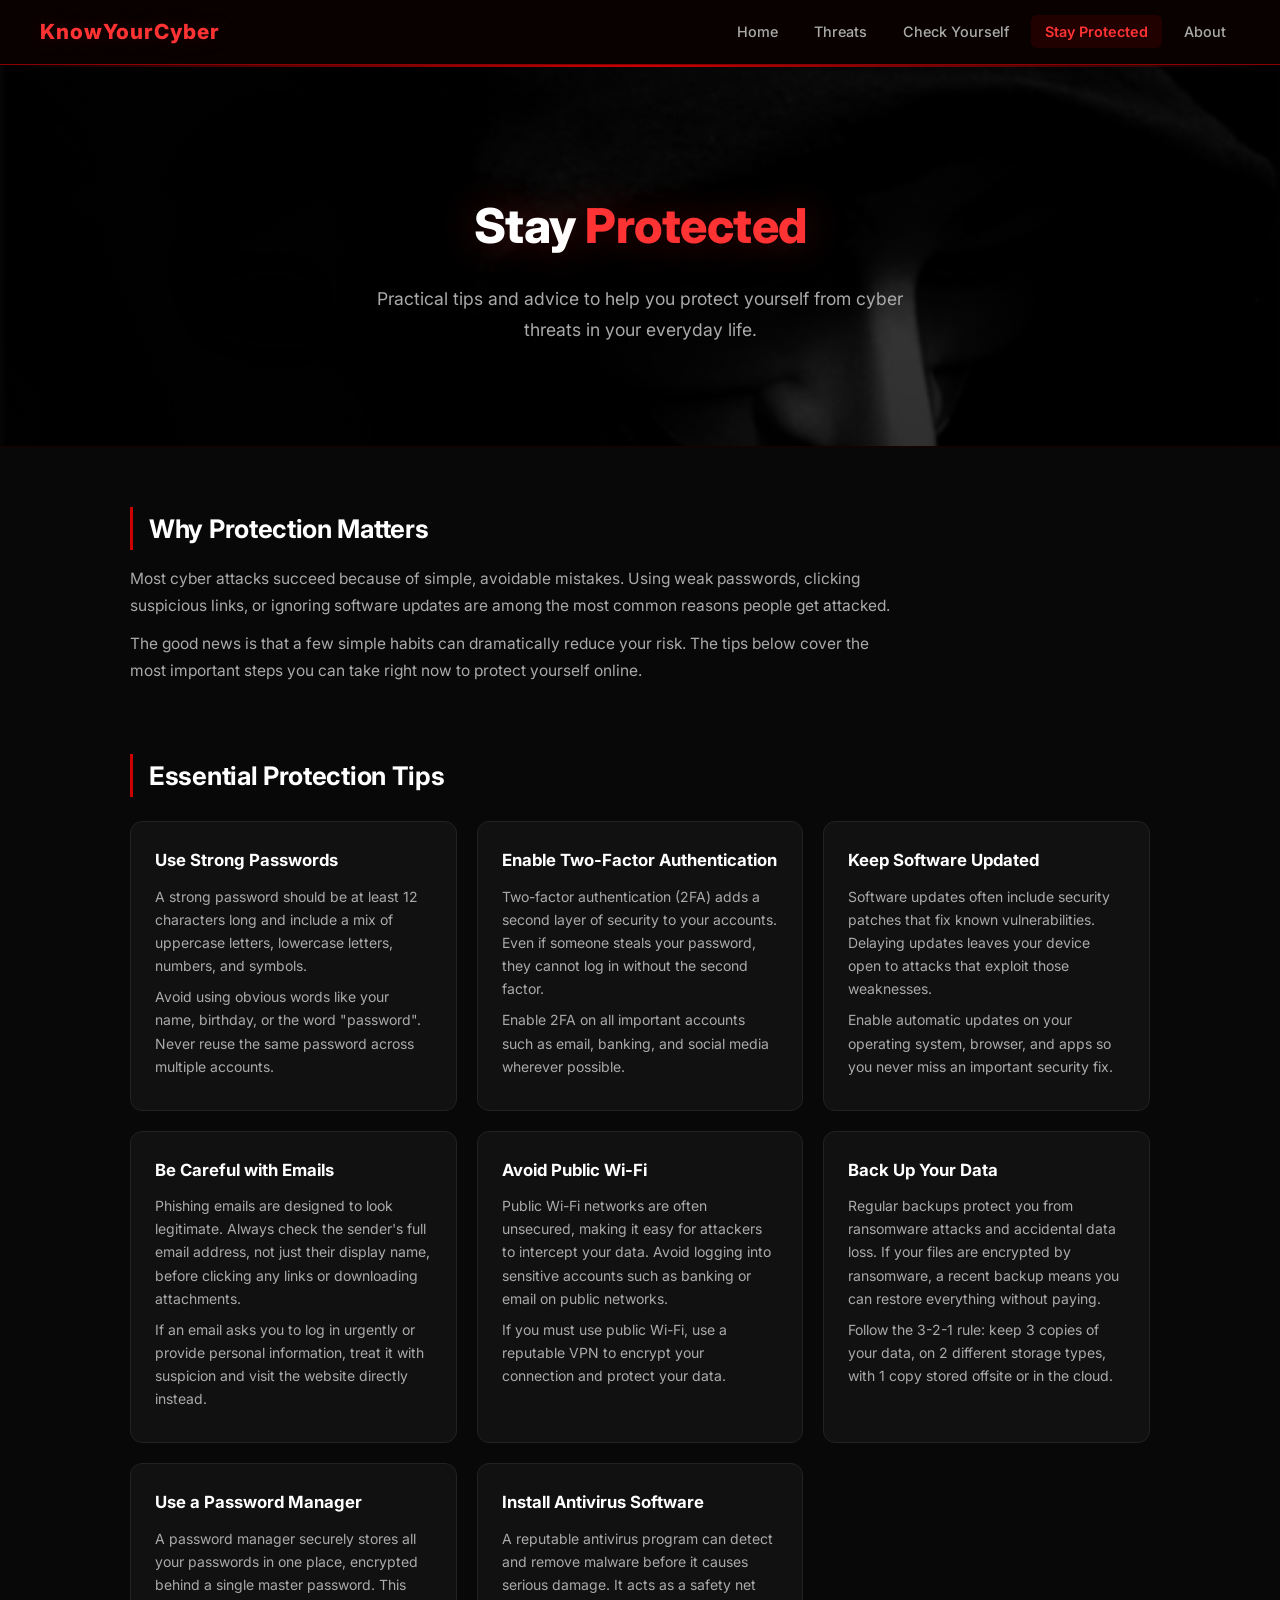
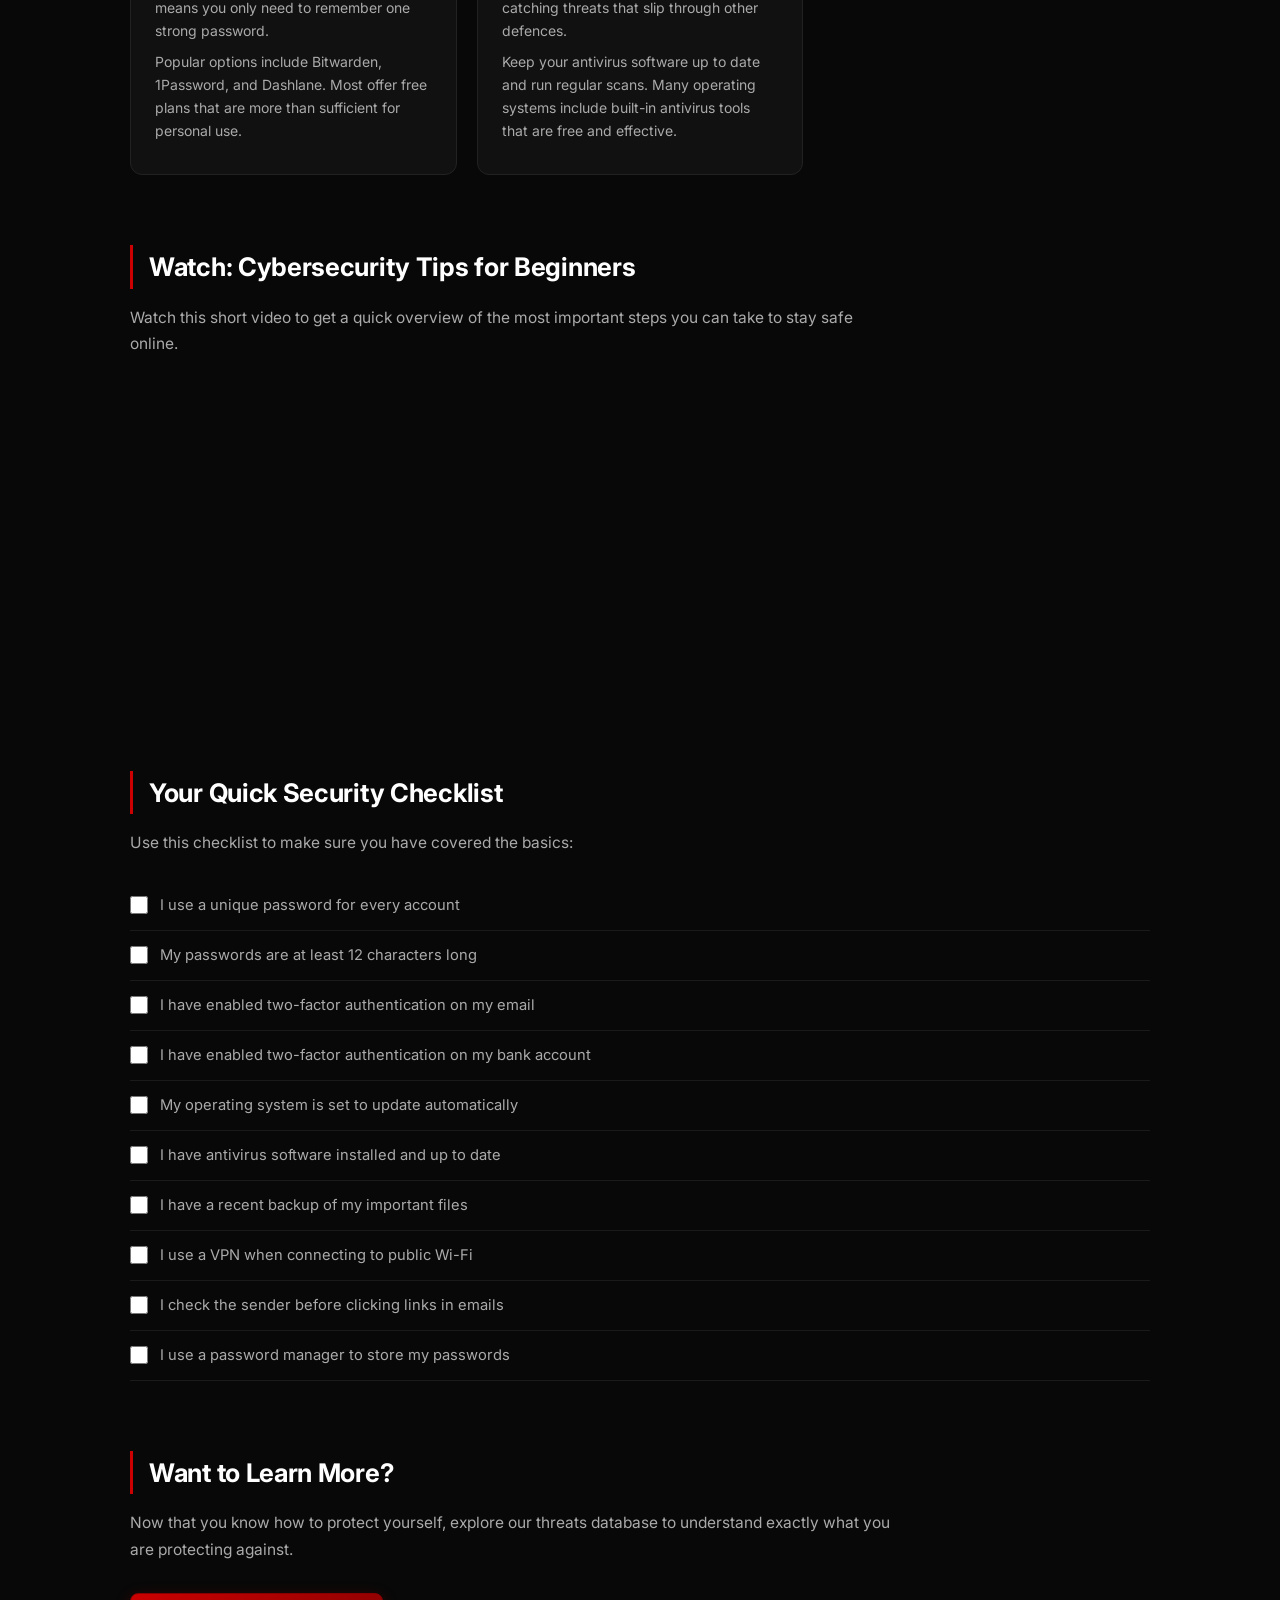
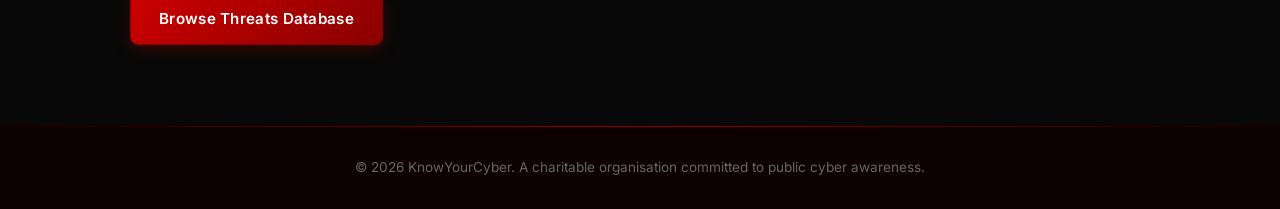
<file: Knowyourcyber/protect.html>
<!DOCTYPE html>

<!-- 
  AI Assistance: This code was developed with the help of Claude AI (Anthropic).
  Prompt used: "Help me build a cybersecurity awareness website for a university 
  web development assignment based on the KnowYourCyber client brief."
  Source: Claude AI by Anthropic (claude.ai)
-->

<html lang="en">

<head>
  <!-- Character encoding and responsive viewport -->
  <meta charset="UTF-8" />
  <meta name="viewport" content="width=device-width, initial-scale=1.0" />
  <title>KnowYourCyber - Stay Protected</title>

  <!-- Link to our shared stylesheet -->
  <link rel="stylesheet" href="css/style.css" />
</head>

<body>

  <!-- =========================================
       Navigation Bar
       ========================================= -->
  <nav>
    <!-- Logo on the left -->
    <span class="nav-logo">KnowYourCyber</span>

    <!-- Navigation links on the right -->
    <ul class="nav-links">
      <li><a href="index.html">Home</a></li>
      <li><a href="threats.html">Threats</a></li>
      <li><a href="check.html">Check Yourself</a></li>
      <li><a href="protect.html" class="active">Stay Protected</a></li>
      <li><a href="about.html">About</a></li>
    </ul>
  </nav>

  <!-- =========================================
       Page Header
       ========================================= -->
  <header class="page-header">
    <h1>Stay <span>Protected</span></h1>
    <p>
      Practical tips and advice to help you protect yourself
      from cyber threats in your everyday life.
    </p>
  </header>

  <!-- =========================================
       Main Content
       ========================================= -->
  <main class="container">

    <!-- Introduction Section -->
    <section class="section">
      <h2>Why Protection Matters</h2>
      <p>
        Most cyber attacks succeed because of simple, avoidable mistakes.
        Using weak passwords, clicking suspicious links, or ignoring software
        updates are among the most common reasons people get attacked.
      </p>
      <p>
        The good news is that a few simple habits can dramatically reduce
        your risk. The tips below cover the most important steps you can
        take right now to protect yourself online.
      </p>
    </section>

    <!-- =========================================
         Protection Tips Cards
         ========================================= -->
    <section class="section">
      <h2>Essential Protection Tips</h2>

      <div class="card-grid">

        <!-- Tip 1 -->
        <div class="card">
          <h3>Use Strong Passwords</h3>
          <p>
            A strong password should be at least 12 characters long and
            include a mix of uppercase letters, lowercase letters, numbers,
            and symbols.
          </p>
          <p>
            Avoid using obvious words like your name, birthday, or the word
            "password". Never reuse the same password across multiple accounts.
          </p>
        </div>

        <!-- Tip 2 -->
        <div class="card">
          <h3>Enable Two-Factor Authentication</h3>
          <p>
            Two-factor authentication (2FA) adds a second layer of security
            to your accounts. Even if someone steals your password, they
            cannot log in without the second factor.
          </p>
          <p>
            Enable 2FA on all important accounts such as email, banking,
            and social media wherever possible.
          </p>
        </div>

        <!-- Tip 3 -->
        <div class="card">
          <h3>Keep Software Updated</h3>
          <p>
            Software updates often include security patches that fix known
            vulnerabilities. Delaying updates leaves your device open to
            attacks that exploit those weaknesses.
          </p>
          <p>
            Enable automatic updates on your operating system, browser,
            and apps so you never miss an important security fix.
          </p>
        </div>

        <!-- Tip 4 -->
        <div class="card">
          <h3>Be Careful with Emails</h3>
          <p>
            Phishing emails are designed to look legitimate. Always check
            the sender's full email address, not just their display name,
            before clicking any links or downloading attachments.
          </p>
          <p>
            If an email asks you to log in urgently or provide personal
            information, treat it with suspicion and visit the website
            directly instead.
          </p>
        </div>

        <!-- Tip 5 -->
        <div class="card">
          <h3>Avoid Public Wi-Fi</h3>
          <p>
            Public Wi-Fi networks are often unsecured, making it easy for
            attackers to intercept your data. Avoid logging into sensitive
            accounts such as banking or email on public networks.
          </p>
          <p>
            If you must use public Wi-Fi, use a reputable VPN to encrypt
            your connection and protect your data.
          </p>
        </div>

        <!-- Tip 6 -->
        <div class="card">
          <h3>Back Up Your Data</h3>
          <p>
            Regular backups protect you from ransomware attacks and
            accidental data loss. If your files are encrypted by ransomware,
            a recent backup means you can restore everything without paying.
          </p>
          <p>
            Follow the 3-2-1 rule: keep 3 copies of your data, on 2
            different storage types, with 1 copy stored offsite or in
            the cloud.
          </p>
        </div>

        <!-- Tip 7 -->
        <div class="card">
          <h3>Use a Password Manager</h3>
          <p>
            A password manager securely stores all your passwords in one
            place, encrypted behind a single master password. This means
            you only need to remember one strong password.
          </p>
          <p>
            Popular options include Bitwarden, 1Password, and Dashlane.
            Most offer free plans that are more than sufficient for
            personal use.
          </p>
        </div>

        <!-- Tip 8 -->
        <div class="card">
          <h3>Install Antivirus Software</h3>
          <p>
            A reputable antivirus program can detect and remove malware
            before it causes serious damage. It acts as a safety net
            catching threats that slip through other defences.
          </p>
          <p>
            Keep your antivirus software up to date and run regular scans.
            Many operating systems include built-in antivirus tools that
            are free and effective.
          </p>
        </div>

      </div>
    </section>

    <!-- Video Section -->
    <section class="section">
      <h2>Watch: Cybersecurity Tips for Beginners</h2>
      <p>
        Watch this short video to get a quick overview of the most
        important steps you can take to stay safe online.
      </p>

      <!-- Embedded YouTube video about cybersecurity -->
      <div style="margin-top:20px;">
        <iframe width="560" height="315" src="https://www.youtube.com/embed/inWWhr5tnEA?si=u-_Z67z5qjA2nzmy" title="YouTube video player" frameborder="0" allow="accelerometer; autoplay; clipboard-write; encrypted-media; gyroscope; picture-in-picture; web-share" referrerpolicy="strict-origin-when-cross-origin" allowfullscreen></iframe>
      </div>
    </section>

    <!-- Quick Checklist Section -->
    <section class="section">
      <h2>Your Quick Security Checklist</h2>
      <p>Use this checklist to make sure you have covered the basics:</p>

      <!-- Interactive checklist powered by JavaScript -->
      <div id="checklist" style="margin-top:24px;"></div>
    </section>

    <!-- Call to Action Section -->
    <section class="section">
      <h2>Want to Learn More?</h2>
      <p>
        Now that you know how to protect yourself, explore our threats
        database to understand exactly what you are protecting against.
      </p>
      <a href="threats.html" class="btn">Browse Threats Database</a>
    </section>

  </main>

  <!-- =========================================
       Footer
       ========================================= -->
  <footer>
    <p>&copy; 2024 KnowYourCyber. A charitable organisation committed to public cyber awareness.</p>
  </footer>

  <!-- =========================================
       JavaScript
       Builds and handles the interactive
       security checklist
       ========================================= -->
  <script>
    // List of checklist items for the user to tick off
    const checklistItems = [
      'I use a unique password for every account',
      'My passwords are at least 12 characters long',
      'I have enabled two-factor authentication on my email',
      'I have enabled two-factor authentication on my bank account',
      'My operating system is set to update automatically',
      'I have antivirus software installed and up to date',
      'I have a recent backup of my important files',
      'I use a VPN when connecting to public Wi-Fi',
      'I check the sender before clicking links in emails',
      'I use a password manager to store my passwords'
    ];

    // Get the checklist container element
    const checklistContainer = document.getElementById('checklist');

    // Build a checkbox for each item in the list
    checklistItems.forEach((item, index) => {
      // Create a div to hold each checklist row
      const row = document.createElement('div');
      row.style.cssText =
        'display:flex; align-items:center; gap:12px; padding:12px 0; ' +
        'border-bottom:1px solid #1a1a1a;';

      // Create the checkbox input
      const checkbox = document.createElement('input');
      checkbox.type    = 'checkbox';
      checkbox.id      = 'check' + index;
      checkbox.style.cssText =
        'width:18px; height:18px; cursor:pointer; accent-color:#cc0000; flex-shrink:0;';

      // Create the label for the checkbox
      const label = document.createElement('label');
      label.htmlFor     = 'check' + index;
      label.textContent = item;
      label.style.cssText =
        'color:#aaaaaa; cursor:pointer; font-size:0.92rem; transition: color 0.2s;';

      // When checkbox is ticked, strike through the text
      checkbox.addEventListener('change', function () {
        if (this.checked) {
          label.style.textDecoration = 'line-through';
          label.style.color = '#444444';
        } else {
          label.style.textDecoration = 'none';
          label.style.color = '#aaaaaa';
        }
      });

      // Add the checkbox and label to the row
      row.appendChild(checkbox);
      row.appendChild(label);

      // Add the row to the checklist container
      checklistContainer.appendChild(row);
    });
  </script>

  <!-- Link to global JavaScript file -->
  <script src="js/main.js"></script>

</body>
</html>
</file>
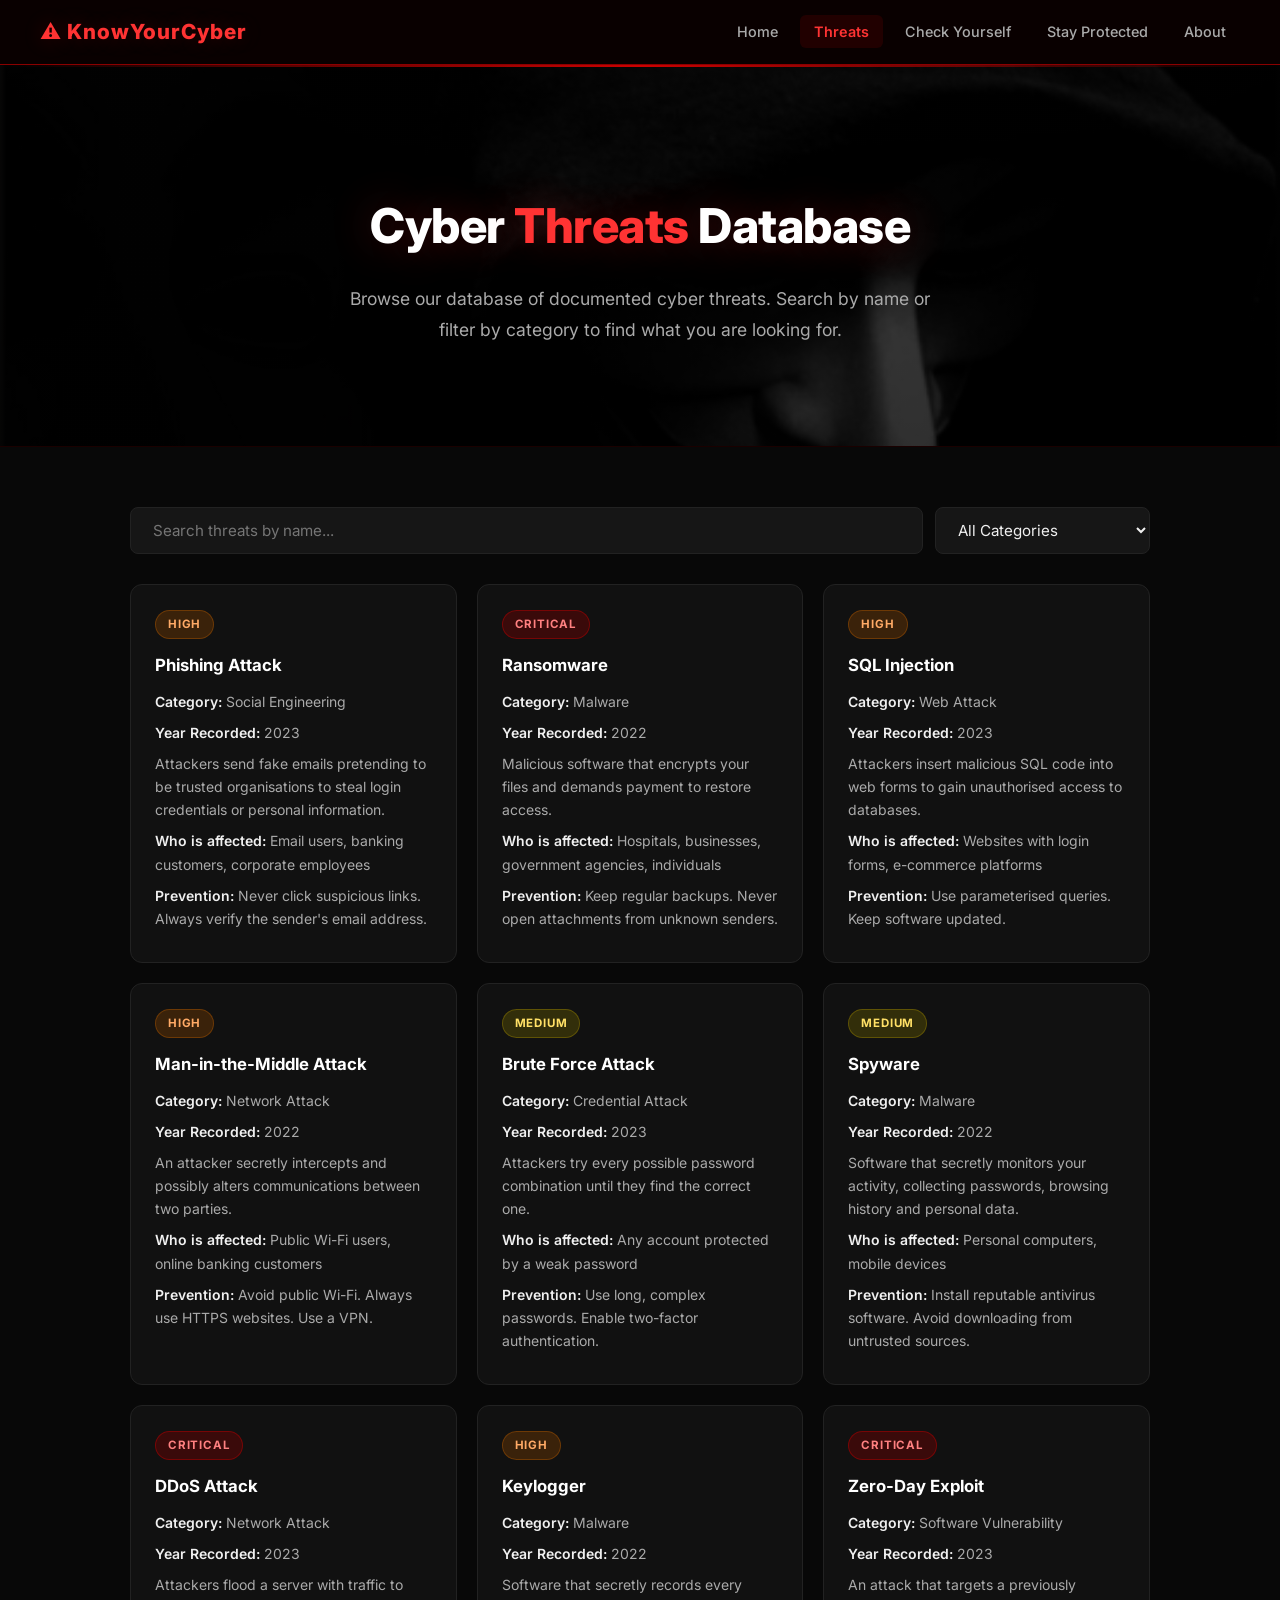
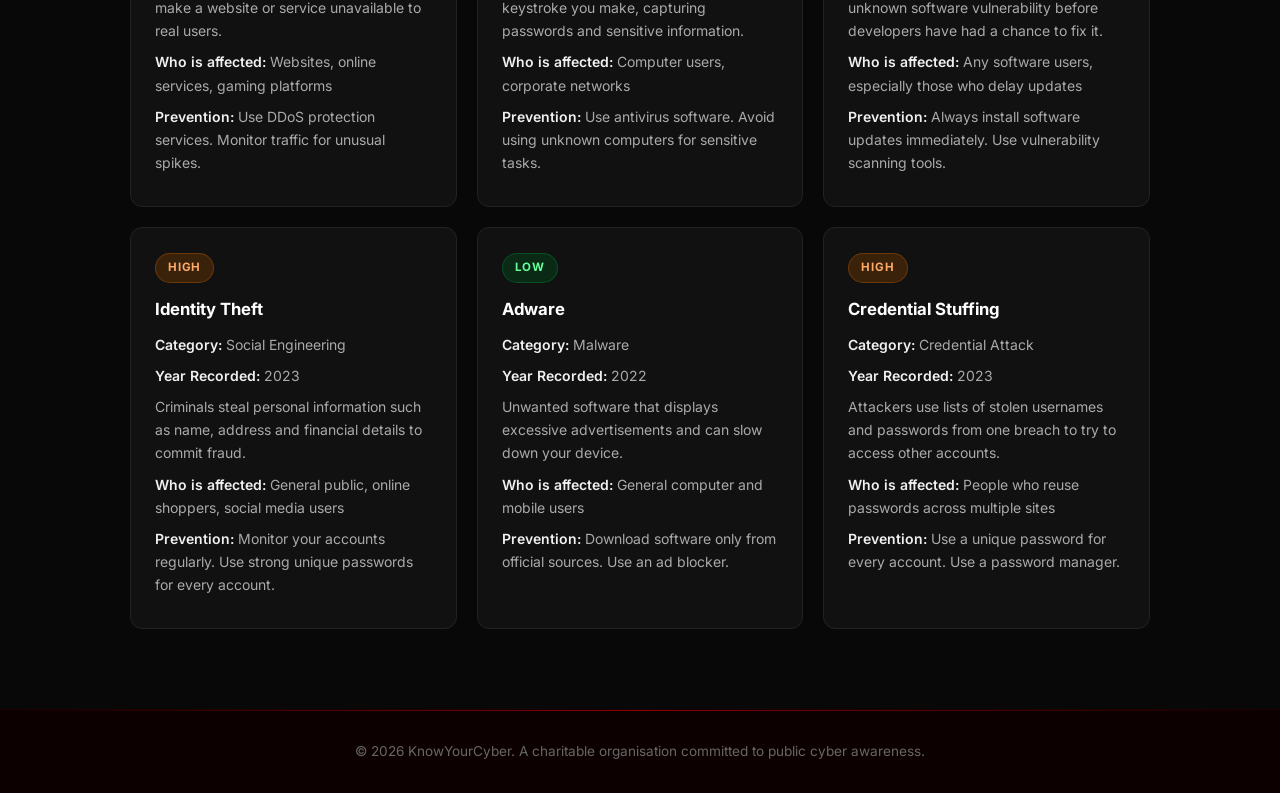
<file: Knowyourcyber/threats.html>
<!DOCTYPE html>

<!-- 
  AI Assistance: This code was developed with the help of Claude AI (Anthropic).
  Prompt used: "Help me build a cybersecurity awareness website for a university 
  web development assignment based on the KnowYourCyber client brief."
  Source: Claude AI by Anthropic (claude.ai)
-->

<html lang="en">

<head>
  <!-- Character encoding and responsive viewport -->
  <meta charset="UTF-8" />
  <meta name="viewport" content="width=device-width, initial-scale=1.0" />
  <title>KnowYourCyber - Threats Database</title>

  <!-- Link to our shared stylesheet -->
  <link rel="stylesheet" href="css/style.css" />
</head>

<body>

  <!-- =========================================
       Navigation Bar
       ========================================= -->
  <nav>
    <!-- Logo on the left -->
    <span class="nav-logo">⚠ KnowYourCyber</span>

    <!-- Navigation links on the right -->
    <ul class="nav-links">
      <li><a href="index.html">Home</a></li>
      <li><a href="threats.html" class="active">Threats</a></li>
      <li><a href="check.html">Check Yourself</a></li>
      <li><a href="protect.html">Stay Protected</a></li>
      <li><a href="about.html">About</a></li>
    </ul>
  </nav>

  <!-- =========================================
       Page Header
       ========================================= -->
  <header class="page-header">
    <h1>Cyber <span>Threats</span> Database</h1>
    <p>
      Browse our database of documented cyber threats.
      Search by name or filter by category to find what you are looking for.
    </p>
  </header>

  <!-- =========================================
       Main Content
       ========================================= -->
  <main class="container">

    <!-- Search and Filter Bar -->
    <div class="search-bar">

      <!-- Text input to search threats by name -->
      <input
        type="text"
        id="searchInput"
        placeholder=" Search threats by name..."
      />

      <!-- Dropdown to filter threats by category -->
      <select id="categoryFilter">
        <option value="all">All Categories</option>
        <option value="Social Engineering">Social Engineering</option>
        <option value="Malware">Malware</option>
        <option value="Web Attack">Web Attack</option>
        <option value="Network Attack">Network Attack</option>
        <option value="Credential Attack">Credential Attack</option>
        <option value="Software Vulnerability">Software Vulnerability</option>
      </select>

    </div>

    <!-- =========================================
         Threats Cards Container
         Cards are injected here by JavaScript
         ========================================= -->
    <div class="card-grid" id="threatsContainer">
      <!-- JavaScript will load threat cards here from threats.json -->
    </div>

    <!-- Message shown when no threats match the search -->
    <p id="noResults" style="display:none; color:#666666; text-align:center; margin-top:40px; font-size:0.95rem;">
      No threats found matching your search.
    </p>

  </main>

  <!-- =========================================
       Footer
       ========================================= -->
  <footer>
    <p>&copy; 2024 KnowYourCyber. A charitable organisation committed to public cyber awareness.</p>
  </footer>

  <!-- =========================================
       JavaScript
       Loads threat data from threats.json and
       handles search and filter functionality
       ========================================= -->
  <script>
    // Store all threats globally so we can filter them later
    let allThreats = [];

    // Fetch the threats data from our local JSON file
    fetch('data/threats.json')
      .then(response => response.json())
      .then(data => {
        // Save threats to our global variable
        allThreats = data.threats;
        // Display all threats on the page
        displayThreats(allThreats);
      })
      .catch(error => {
        // Show an error message if the file fails to load
        console.error('Error loading threats:', error);
        document.getElementById('threatsContainer').innerHTML =
          '<p style="color:#ff9999;">Failed to load threats data. Please try again.</p>';
      });

    // Function to display an array of threats as cards on the page
    function displayThreats(threats) {
      const container = document.getElementById('threatsContainer');
      const noResults = document.getElementById('noResults');

      // If no threats match, show the no results message
      if (threats.length === 0) {
        container.innerHTML = '';
        noResults.style.display = 'block';
        return;
      }

      // Hide the no results message
      noResults.style.display = 'none';

      // Build the HTML for each threat card
      container.innerHTML = threats.map(threat => `
        <div class="card">
          <!-- Severity badge with colour based on level -->
          <span class="badge badge-${threat.severity.toLowerCase()}">
            ${threat.severity}
          </span>

          <!-- Threat name -->
          <h3>${threat.name}</h3>

          <!-- Category and year -->
          <p><strong>Category:</strong> ${threat.category}</p>
          <p><strong>Year Recorded:</strong> ${threat.year}</p>

          <!-- Description -->
          <p>${threat.description}</p>

          <!-- Who is affected -->
          <p><strong>Who is affected:</strong> ${threat.affected}</p>

          <!-- Prevention tip -->
          <p><strong>Prevention:</strong> ${threat.prevention}</p>
        </div>
      `).join('');
    }

    // Function to filter threats based on search input and category dropdown
    function filterThreats() {
      // Get the current search text in lowercase
      const searchText = document.getElementById('searchInput').value.toLowerCase();

      // Get the selected category
      const selectedCategory = document.getElementById('categoryFilter').value;

      // Filter the threats array
      const filtered = allThreats.filter(threat => {
        // Check if the threat name includes the search text
        const matchesSearch = threat.name.toLowerCase().includes(searchText);

        // Check if the category matches (or if "all" is selected)
        const matchesCategory =
          selectedCategory === 'all' || threat.category === selectedCategory;

        // Only include threats that match both conditions
        return matchesSearch && matchesCategory;
      });

      // Display the filtered results
      displayThreats(filtered);
    }

    // Listen for typing in the search box
    document.getElementById('searchInput').addEventListener('input', filterThreats);

    // Listen for changes in the category dropdown
    document.getElementById('categoryFilter').addEventListener('change', filterThreats);
  </script>

  <!-- Link to global JavaScript file -->
  <script src="js/main.js"></script>

</body>
</html>
</file>
<file: Exercise 2/style.css>
/* =============================================
   style.css – Machine Gym: Our Story Page
   Assignment 2: CSS Styling
   ============================================= */


/* --- BODY: dark navy background for the whole page --- */
body {
  background-color: #0f0f1a;
  font-family: Arial, sans-serif;
  margin: 0;
  padding: 30px 20px;
  color: #e0e0e0;
}

/* --- WRAPPER: centres and limits the content width --- */
.wrapper {
  max-width: 600px;
  margin: 0 auto;
}

/* --- HEADER: big bold title at the top --- */
header {
  text-align: center;
  margin-bottom: 40px;
}

/* --- H1: main page title --- */
h1 {
  font-size: 3rem;
  color: #ffffff;
  letter-spacing: 2px;
  margin: 0;
}

/* Small orange underline accent below the title */
h1 span {
  display: block;
  width: 60px;
  height: 4px;
  background-color: #ff6a00;
  margin: 10px auto 0;
  border-radius: 2px;
}

/* --- SECTION: each content block --- */
section {
  background-color: #1a1a2e;
  border-left: 4px solid #ff6a00;
  border-radius: 8px;
  padding: 20px 25px;
  margin-bottom: 25px;
}

/* --- H2: section headings --- */
h2 {
  font-size: 1.4rem;
  color: #ff6a00;
  margin-top: 0;
  margin-bottom: 10px;
}

/* --- P: paragraph text --- */
p {
  font-size: 0.95rem;
  line-height: 1.7;
  margin-bottom: 10px;
  color: #cccccc;
}

/* --- ASIDE: fun fact highlight box --- */
aside {
  background-color: #ff6a00;
  border-radius: 8px;
  padding: 20px 25px;
  margin-bottom: 25px;
}

/* --- H3: aside box heading --- */
aside h3 {
  font-size: 1.1rem;
  color: #ffffff;
  margin-top: 0;
  margin-bottom: 8px;
}

/* --- Paragraph inside aside --- */
aside p {
  color: #fff3e0;
  font-size: 0.9rem;
  margin-bottom: 0;
}

/* --- FOOTER: bottom of the page --- */
footer {
  text-align: center;
  margin-top: 40px;
  font-size: 0.85rem;
  color: #555577;
}
</file>
<file: Exercise 3/style.css>
/* ============================================================
   style.css — J's Gallery
   A photography gallery with an animated gradient background
   ============================================================ */

/* ----------------------
   GOOGLE FONTS IMPORT
   ---------------------- */
@import url('https://fonts.googleapis.com/css2?family=Playfair+Display:wght@700&family=Lora:ital,wght@0,400;1,400&display=swap');

/* ----------------------
   CSS VARIABLES
   ---------------------- */
:root {
  --bg-dark:    #1a1a2e;
  --bg-mid:     #16213e;
  --accent:     #c9a84c;
  --text-light: #f0ece2;
  --text-muted: #b0a898;
  --nav-link:   #7ec8e3;
  --white:      #ffffff;
}

/* ----------------------
   RESET & BASE
   ---------------------- */
* {
  margin: 0;
  padding: 0;
  box-sizing: border-box;
}

body {
  font-family: 'Lora', Georgia, serif;
  color: var(--text-light);
  /* Animated gradient background */
  background: linear-gradient(
    135deg,
    #1a1a2e,
    #16213e,
    #0f3460,
    #1a1a2e,
    #2c1654
  );
  background-size: 400% 400%;
  animation: gradientShift 12s ease infinite;
  min-height: 100vh;
}

/* Animated background keyframes */
@keyframes gradientShift {
  0%   { background-position: 0% 50%; }
  50%  { background-position: 100% 50%; }
  100% { background-position: 0% 50%; }
}

/* Subtle overlay for extra depth */
.bg-overlay {
  position: fixed;
  top: 0; left: 0;
  width: 100%; height: 100%;
  background: rgba(0, 0, 0, 0.15);
  pointer-events: none;
  z-index: 0;
}

/* Keep all content above the overlay */
header, main, footer {
  position: relative;
  z-index: 1;
}

/* ----------------------
   HEADER & NAVIGATION
   ---------------------- */
header {
  text-align: center;
  padding: 30px 20px 15px;
  animation: fadeDown 1s ease both;
}

/* Page title */
header h1 {
  font-family: 'Playfair Display', Georgia, serif;
  font-size: 3.2rem;
  color: var(--white);
  letter-spacing: 2px;
  text-shadow: 0 2px 12px rgba(201, 168, 76, 0.4);
  margin-bottom: 16px;
}

/* Navigation bar */
nav {
  display: flex;
  justify-content: center;
  gap: 40px;
  padding-bottom: 10px;
  border-bottom: 1px solid rgba(201, 168, 76, 0.25);
}

/* Navigation links */
nav a {
  font-family: 'Lora', serif;
  color: var(--nav-link);
  text-decoration: underline;
  font-size: 1rem;
  transition: color 0.3s ease;
}

nav a:hover {
  color: var(--accent);
}

/* ----------------------
   MAIN CONTENT
   ---------------------- */
main {
  max-width: 680px;
  margin: 0 auto;
  padding: 0 10px;
}

/* ----------------------
   INTRO SECTION
   Text with floated cow
   ---------------------- */
.intro {
  padding: 20px 0 10px;
  /* clearfix so section wraps the float */
  overflow: hidden;
  animation: fadeIn 1.2s ease both;
  animation-delay: 0.3s;
}

/* Cow image — floated right as required by criteria */
.cow-img {
  float: right;
  margin: 0 0 12px 20px;
  width: 350px;
  height: 280px;
  object-fit: cover;
  border: 3px solid rgba(201, 168, 76, 0.3);
  box-shadow: 0 8px 24px rgba(0, 0, 0, 0.5);
}

/* Intro paragraphs */
.intro p {
  font-size: 0.95rem;
  line-height: 1.75;
  color: var(--text-light);
  margin-bottom: 14px;
}

/* ----------------------
   GALLERY SECTION
   ---------------------- */
.gallery {
  /* Clear float from intro section */
  clear: both;
  animation: fadeIn 1.4s ease both;
  animation-delay: 0.5s;
}

/* Each row — flexbox with no gaps between items */
.gallery-row {
  display: flex;
  gap: 0;
  height: 315px;
}

/* Individual photo wrapper */
.gallery-item {
  flex: 1;
  overflow: hidden;
}

/* Photos fill their container and crop neatly */
.gallery-item img {
  width: 100%;
  height: 100%;
  object-fit: cover;
  display: block;
  transition: transform 0.4s ease;
}

/* Subtle zoom on hover */
.gallery-item img:hover {
  transform: scale(1.04);
}

/* Video wrapper — slightly wider than a photo */
.gallery-video {
  flex: 1.3;
  overflow: hidden;
  position: relative;
  background: #000;
}

/* YouTube iframe fills the video wrapper */
.gallery-video iframe {
  width: 100%;
  height: 100%;
  display: block;
  border: none;
}

/* ----------------------
   FOOTER
   ---------------------- */
footer {
  text-align: center;
  padding: 20px;
  margin-top: 10px;
  border-top: 1px solid rgba(201, 168, 76, 0.2);
  font-size: 0.8rem;
  color: var(--text-muted);
}

footer a {
  color: var(--nav-link);
  text-decoration: none;
}

footer a:hover {
  color: var(--accent);
}

/* ----------------------
   ANIMATIONS
   ---------------------- */
@keyframes fadeDown {
  from {
    opacity: 0;
    transform: translateY(-20px);
  }
  to {
    opacity: 1;
    transform: translateY(0);
  }
}

@keyframes fadeIn {
  from { opacity: 0; }
  to   { opacity: 1; }
}
</file>
<file: Knowyourcyber/css/style.css>
/* =========================================
   AI Assistance: This code was developed with the help of Claude AI (Anthropic).
   Prompt used: "Help me build a cybersecurity awareness website for a university
   web development assignment based on the KnowYourCyber client brief."
   Source: Claude AI by Anthropic (claude.ai)
   ========================================= */

/* =========================================
   Import Google Font - Inter
   A clean, modern and professional font
   ========================================= */
@import url('https://fonts.googleapis.com/css2?family=Inter:wght@300;400;500;600;700;800&display=swap');

/* =========================================
   CSS Variables
   Central place to control all colours
   ========================================= */
:root {
  --red-bright:     #ff3333;
  --red-main:       #cc0000;
  --red-dark:       #8a0000;
  --red-glow:       rgba(204, 0, 0, 0.25);
  --bg-main:        #080808;
  --bg-card:        #111111;
  --bg-nav:         #0d0000;
  --bg-elevated:    #161616;
  --border:         #222222;
  --border-hover:   #cc0000;
  --text-primary:   #f0f0f0;
  --text-secondary: #aaaaaa;
  --text-muted:     #666666;
  --green:          #00cc66;
  --green-bg:       #001a0d;
  --green-border:   #004d26;
}

/* =========================================
   Global Reset & Base Styles
   ========================================= */
* {
  margin: 0;
  padding: 0;
  box-sizing: border-box;
}

html {
  scroll-behavior: smooth;
}

body {
  font-family: 'Inter', Arial, sans-serif;
  background-color: var(--bg-main);
  color: var(--text-primary);
  line-height: 1.7;
  font-size: 16px;
}

a {
  text-decoration: none;
  color: inherit;
}

/* =========================================
   Navigation Bar
   ========================================= */
nav {
  background-color: rgba(10, 0, 0, 0.92);
  padding: 0 40px;
  display: flex;
  justify-content: space-between;
  align-items: center;
  border-bottom: 1px solid var(--red-dark);
  height: 65px;
  position: sticky;
  top: 0;
  z-index: 100;
  /* Frosted glass effect */
  backdrop-filter: blur(10px);
  -webkit-backdrop-filter: blur(10px);
}

/* Logo on the left */
.nav-logo {
  font-size: 1.3rem;
  font-weight: 800;
  color: var(--red-bright);
  letter-spacing: 1px;
  /* Subtle red glow on logo */
  text-shadow: 0 0 20px var(--red-glow);
}

/* Navigation links group */
.nav-links {
  list-style: none;
  display: flex;
  gap: 8px;
}

/* Each navigation link */
.nav-links a {
  color: var(--text-secondary);
  font-size: 0.9rem;
  font-weight: 500;
  padding: 8px 14px;
  border-radius: 6px;
  transition: color 0.2s, background-color 0.2s;
}

/* Navigation link hover */
.nav-links a:hover {
  color: var(--text-primary);
  background-color: rgba(255, 255, 255, 0.05);
}

/* Active page link */
.nav-links a.active {
  color: var(--red-bright);
  background-color: rgba(204, 0, 0, 0.12);
  font-weight: 600;
}

/* =========================================
   Page Header / Hero Section
   With parallax background image
   ========================================= */
.page-header {
  padding: 120px 40px 100px;
  text-align: center;
  /* Dark overlay on top of the background image */
  background-image:
    linear-gradient(rgba(0, 0, 0, 0.75), rgba(0, 0, 0, 0.88)),
    url('../images web/Troll.png');
  background-size: cover;
  background-position: center;
  /* This line creates the parallax scrolling effect */
  background-attachment: fixed;
  border-bottom: 1px solid #1a0000;
  position: relative;
  overflow: hidden;
}

/* Decorative red line across the top of the header */
.page-header::before {
  content: '';
  position: absolute;
  top: 0;
  left: 0;
  right: 0;
  height: 2px;
  background: linear-gradient(90deg, transparent, var(--red-main), transparent);
}

/* Main heading in the header */
.page-header h1 {
  font-size: 3rem;
  font-weight: 800;
  color: #ffffff;
  margin-bottom: 16px;
  letter-spacing: -0.5px;
  text-shadow: 0 0 40px rgba(255, 50, 50, 0.3);
}

/* Red accent span inside headings */
.page-header h1 span {
  color: var(--red-bright);
}

/* Subtitle in the header */
.page-header p {
  font-size: 1.1rem;
  color: var(--text-secondary);
  max-width: 580px;
  margin: 0 auto;
  font-weight: 400;
  line-height: 1.8;
}

/* =========================================
   Buttons
   ========================================= */
.btn {
  display: inline-block;
  background: linear-gradient(135deg, var(--red-main), var(--red-dark));
  color: #ffffff;
  padding: 12px 28px;
  border-radius: 8px;
  font-size: 0.95rem;
  font-weight: 600;
  border: 1px solid var(--red-dark);
  cursor: pointer;
  transition: all 0.25s ease;
  margin-top: 18px;
  letter-spacing: 0.3px;
  box-shadow: 0 4px 15px rgba(180, 0, 0, 0.3);
}

.btn:hover {
  background: linear-gradient(135deg, var(--red-bright), var(--red-main));
  transform: translateY(-2px);
  box-shadow: 0 8px 25px rgba(200, 0, 0, 0.4);
}

.btn:active {
  transform: translateY(0);
}

/* =========================================
   Main Container
   ========================================= */
.container {
  max-width: 1100px;
  margin: 60px auto;
  padding: 0 40px;
}

/* =========================================
   Section Blocks
   ========================================= */
.section {
  margin-bottom: 70px;
}

/* Section heading with left red bar */
.section h2 {
  color: #ffffff;
  font-size: 1.6rem;
  font-weight: 700;
  margin-bottom: 16px;
  padding-left: 16px;
  border-left: 3px solid var(--red-main);
  letter-spacing: -0.3px;
}

/* Section paragraph text */
.section p {
  color: var(--text-secondary);
  margin-bottom: 12px;
  font-size: 0.97rem;
  max-width: 760px;
}

/* =========================================
   Cards
   ========================================= */
.card-grid {
  display: grid;
  grid-template-columns: repeat(auto-fill, minmax(300px, 1fr));
  gap: 20px;
  margin-top: 24px;
}

.card {
  background-color: var(--bg-card);
  border: 1px solid var(--border);
  border-radius: 12px;
  padding: 24px;
  transition: border-color 0.25s, transform 0.25s, box-shadow 0.25s;
  position: relative;
  overflow: hidden;
}

/* Subtle top glow line on card hover */
.card::before {
  content: '';
  position: absolute;
  top: 0;
  left: 0;
  right: 0;
  height: 1px;
  background: linear-gradient(90deg, transparent, rgba(204, 0, 0, 0.4), transparent);
  opacity: 0;
  transition: opacity 0.25s;
}

.card:hover {
  border-color: var(--red-dark);
  transform: translateY(-3px);
  box-shadow: 0 8px 30px rgba(150, 0, 0, 0.2);
}

.card:hover::before {
  opacity: 1;
}

.card h3 {
  color: #ffffff;
  margin-bottom: 10px;
  font-size: 1.05rem;
  font-weight: 700;
}

.card p {
  color: var(--text-secondary);
  font-size: 0.875rem;
  margin-bottom: 8px;
  line-height: 1.65;
}

.card p strong {
  color: var(--text-primary);
  font-weight: 600;
}

/* =========================================
   Severity Badges
   ========================================= */
.badge {
  display: inline-block;
  padding: 4px 12px;
  border-radius: 20px;
  font-size: 0.72rem;
  font-weight: 700;
  margin-bottom: 12px;
  letter-spacing: 0.8px;
  text-transform: uppercase;
}

.badge-critical {
  background-color: rgba(120, 0, 0, 0.4);
  color: #ff8080;
  border: 1px solid rgba(180, 0, 0, 0.5);
}

.badge-high {
  background-color: rgba(120, 60, 0, 0.4);
  color: #ffaa66;
  border: 1px solid rgba(160, 80, 0, 0.5);
}

.badge-medium {
  background-color: rgba(100, 90, 0, 0.4);
  color: #ffe066;
  border: 1px solid rgba(140, 120, 0, 0.5);
}

.badge-low {
  background-color: rgba(0, 80, 30, 0.4);
  color: #66ff99;
  border: 1px solid rgba(0, 120, 50, 0.5);
}

/* =========================================
   Search Bar
   ========================================= */
.search-bar {
  display: flex;
  gap: 12px;
  margin-bottom: 30px;
  flex-wrap: wrap;
}

.search-bar input,
.search-bar select {
  padding: 12px 18px;
  border-radius: 8px;
  border: 1px solid var(--border);
  background-color: var(--bg-elevated);
  color: var(--text-primary);
  font-size: 0.95rem;
  font-family: 'Inter', Arial, sans-serif;
  transition: border-color 0.2s, box-shadow 0.2s;
  outline: none;
}

.search-bar input {
  flex: 1;
  min-width: 200px;
}

.search-bar input:focus,
.search-bar select:focus {
  border-color: var(--red-main);
  box-shadow: 0 0 0 3px var(--red-glow);
}

/* =========================================
   Stats Row
   ========================================= */
.stats-row {
  display: flex;
  gap: 16px;
  flex-wrap: wrap;
  margin-top: 24px;
}

.stat-box {
  flex: 1;
  min-width: 150px;
  background: linear-gradient(135deg, var(--bg-elevated), var(--bg-card));
  border: 1px solid var(--border);
  border-radius: 12px;
  padding: 28px 20px;
  text-align: center;
  transition: border-color 0.25s, transform 0.25s;
}

.stat-box:hover {
  border-color: var(--red-dark);
  transform: translateY(-2px);
}

.stat-box h3 {
  font-size: 2.2rem;
  font-weight: 800;
  color: var(--red-bright);
  margin-bottom: 6px;
  text-shadow: 0 0 20px var(--red-glow);
}

.stat-box p {
  color: var(--text-muted);
  font-size: 0.82rem;
  font-weight: 500;
  line-height: 1.4;
}

/* =========================================
   Check Page
   ========================================= */
.check-box {
  background-color: var(--bg-card);
  border: 1px solid var(--border);
  border-radius: 12px;
  padding: 36px;
  max-width: 560px;
  margin: 0 auto;
}

.check-box label {
  display: block;
  margin-bottom: 8px;
  color: var(--text-secondary);
  font-size: 0.9rem;
  font-weight: 500;
}

.check-box input {
  width: 100%;
  padding: 12px 16px;
  border-radius: 8px;
  border: 1px solid var(--border);
  background-color: var(--bg-elevated);
  color: var(--text-primary);
  font-size: 0.95rem;
  font-family: 'Inter', Arial, sans-serif;
  margin-bottom: 16px;
  outline: none;
  transition: border-color 0.2s, box-shadow 0.2s;
}

.check-box input:focus {
  border-color: var(--red-main);
  box-shadow: 0 0 0 3px var(--red-glow);
}

/* Result messages */
.result-message {
  margin-top: 20px;
  padding: 16px 20px;
  border-radius: 8px;
  font-size: 0.92rem;
  display: none;
  line-height: 1.6;
  font-weight: 500;
}

.result-danger {
  background-color: rgba(100, 0, 0, 0.25);
  border: 1px solid rgba(200, 0, 0, 0.4);
  color: #ffaaaa;
}

.result-safe {
  background-color: var(--green-bg);
  border: 1px solid var(--green-border);
  color: #88ffbb;
}

/* =========================================
   Footer
   ========================================= */
footer {
  background-color: var(--bg-nav);
  border-top: 1px solid #1a0000;
  text-align: center;
  padding: 30px 40px;
  color: var(--text-muted);
  font-size: 0.85rem;
  margin-top: 80px;
  position: relative;
}

/* Decorative line at the top of footer */
footer::before {
  content: '';
  position: absolute;
  top: 0;
  left: 0;
  right: 0;
  height: 1px;
  background: linear-gradient(90deg, transparent, var(--red-dark), transparent);
}

/* =========================================
   Divider Line
   ========================================= */
.divider {
  border: none;
  border-top: 1px solid var(--border);
  margin: 50px 0;
}

/* =========================================
   Highlight Box
   Used for important notices
   ========================================= */
.highlight-box {
  background: linear-gradient(135deg, rgba(100, 0, 0, 0.15), rgba(50, 0, 0, 0.1));
  border: 1px solid rgba(180, 0, 0, 0.3);
  border-radius: 12px;
  padding: 24px 28px;
  margin: 24px 0;
}

.highlight-box p {
  color: var(--text-secondary);
  font-size: 0.95rem;
  margin: 0;
}
</file>
